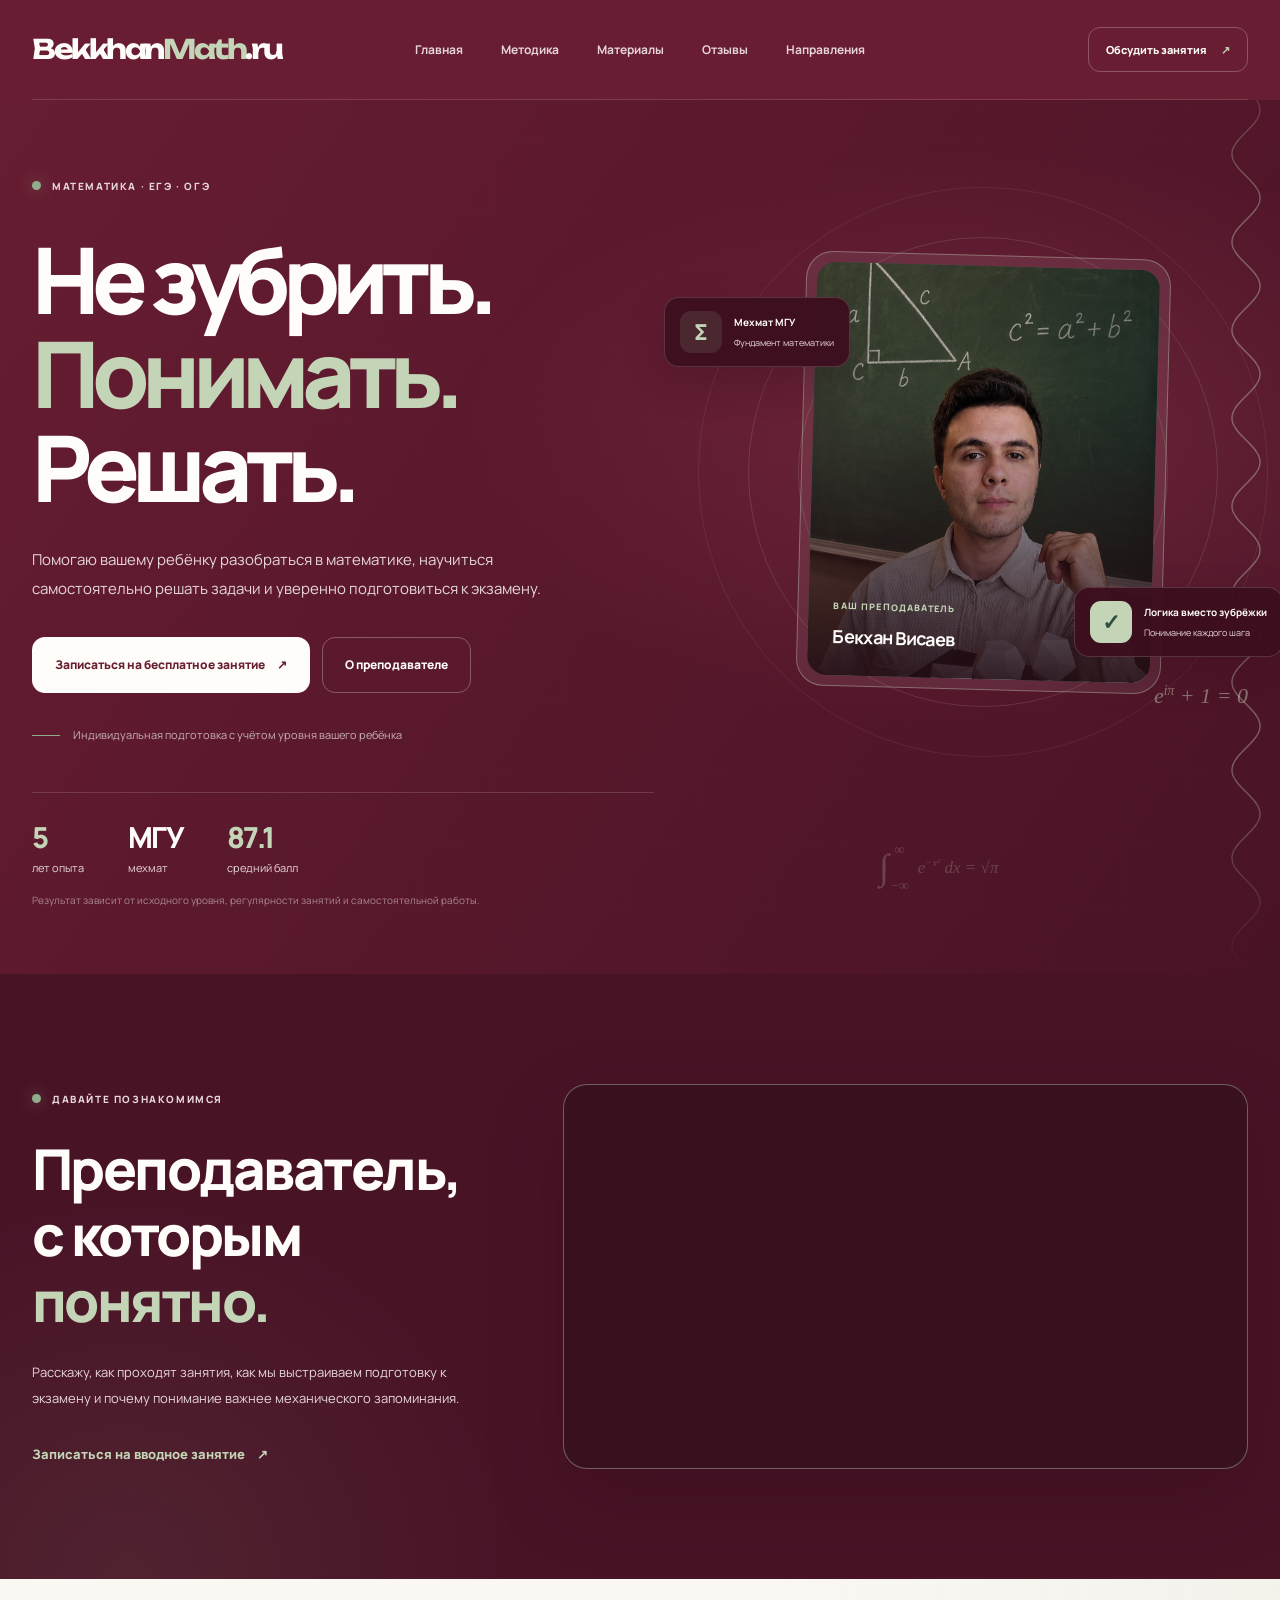
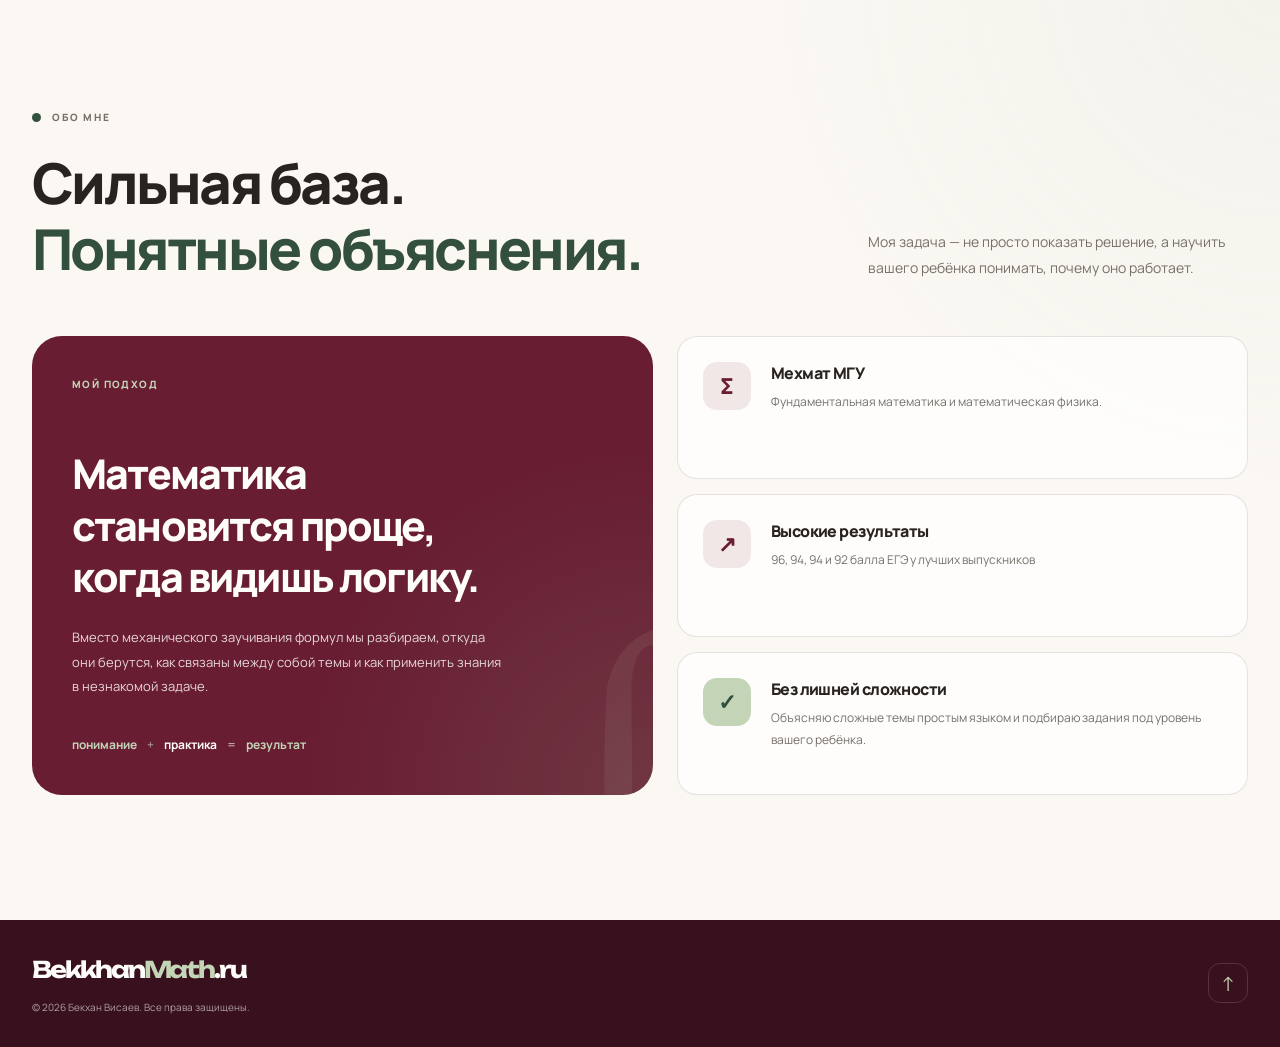
<file: index.html>
<!DOCTYPE html>
<html lang="ru"><head>
<meta charset="UTF-8"><meta name="viewport" content="width=device-width, initial-scale=1.0">
<meta name="description" content="Бекхан Висаев — репетитор по математике. Понятная подготовка к ЕГЭ, ОГЭ и школьной программе."><meta name="theme-color" content="#681d32">
<title>Репетитор по математике — ЕГЭ и ОГЭ | BekkhanMath.ru</title>
<link rel="preconnect" href="https://fonts.googleapis.com"><link rel="preconnect" href="https://fonts.gstatic.com" crossorigin>
<link href="https://fonts.googleapis.com/css2?family=Manrope:wght@400;500;600;700;800&family=Unbounded:wght@400;500;600;700&display=swap" rel="stylesheet">
<script src="js/reveal.js"></script><link rel="stylesheet" href="css/style.css"><link rel="stylesheet" href="css/multipage.css"><link rel="icon" type="image/svg+xml" href="images/icon.svg"></head><body id="top">
<div class="site-background" aria-hidden="true"><div class="background-circle background-circle-1"></div><div class="background-circle background-circle-2"></div></div>
<header class="header"><div class="container header-inner"><a aria-label="BekkhanMath.ru — главная страница" class="logo" href="#home">Bekkhan<span class="logo-green">Math</span><span>.</span>ru</a><nav aria-label="Основная навигация" class="navigation" id="site-navigation"><a href="#home">Главная</a><a href="html/method.html">Методика</a><a href="html/materials.html">Материалы</a><a href="html/reviews.html">Отзывы</a><a href="html/services.html">Направления</a></nav><button class="menu-toggle" type="button" aria-label="Открыть меню" aria-expanded="false" aria-controls="site-navigation"><span></span><span></span><span></span></button><a class="header-button" href="html/contacts.html">Обсудить занятия <span aria-hidden="true">↗</span></a></div></header><main class="page-main home-main"><section class="hero section-dark" id="home">
<div aria-hidden="true" class="hero-grid-pattern"></div>
<div aria-hidden="true" class="math-decoration math-decoration-1"></div>
<div aria-hidden="true" class="math-decoration math-decoration-2">
                <span class="int-sign">∫</span><span class="int-limits"><sup>∞</sup><sub>−∞</sub></span><span>e<sup>−x²</sup> dx = √π</span>
            </div>
<div class="container hero-inner">
<div class="hero-content">
<div class="eyebrow hero-eyebrow" data-reveal>
<span class="status-dot"></span>
                        МАТЕМАТИКА · ЕГЭ · ОГЭ
                    </div>
<h1 class="hero-title" data-reveal>
                        Не зубрить.<br/>
<span>Понимать.</span><br/>
                        Решать.
                    </h1>
<p class="hero-description" data-reveal>
                        Помогаю вашему ребёнку разобраться в математике,
                        научиться самостоятельно решать задачи и уверенно подготовиться к экзамену.
                    </p>
<div class="hero-buttons" data-reveal>
<a class="button button-light" href="html/contacts.html">
                            Записаться на бесплатное занятие
                            <span aria-hidden="true">↗</span>
</a>
<a class="button button-outline" href="#about">
                            О преподавателе
                        </a>
</div>
<div class="hero-bottom-note" data-reveal>
<span class="note-line"></span>Индивидуальная подготовка с учётом уровня вашего ребёнка
                    </div>
<div class="hero-stats" data-reveal>
<div class="hero-stat">
<strong><span>5</span></strong>
<span>лет опыта</span>
</div>
<div class="hero-stat">
<strong>МГУ</strong>
<span>мехмат</span>
</div>
<div class="hero-stat">
<strong><span>87.1</span></strong>
<span>средний балл</span>
</div>
</div>
<p class="stats-note" data-reveal>
                        Результат зависит от исходного уровня, регулярности
                        занятий и самостоятельной работы.
                    </p>
</div>
<div class="hero-visual" data-reveal>
<div class="orbit orbit-1"></div>
<div class="orbit orbit-2"></div>
<div class="orbit orbit-3"></div>
<div class="floating-badge floating-badge-top">
<span class="badge-symbol">Σ</span>
<span>
<strong>Мехмат МГУ</strong>
<small>Фундамент математики</small>
</span>
</div>
<div class="portrait-card">
<div class="portrait-image">
<img alt="Бекхан Висаев, преподаватель математики" fetchpriority="high" src="images/photo1.png"/>
<div class="portrait-image-overlay"></div>
<div class="portrait-caption">
<span>ВАШ ПРЕПОДАВАТЕЛЬ</span>
<strong>Бекхан Висаев</strong>
</div>
</div>
</div>
<div class="floating-badge floating-badge-bottom">
<span class="badge-symbol badge-symbol-green">✓</span>
<span>
<strong>Логика вместо зубрёжки</strong>
<small>Понимание каждого шага</small>
</span>
</div>
<div aria-hidden="true" class="floating-formula">
                        e<sup>iπ</sup> + 1 = 0
                    </div>
</div>
</div>
</section><section class="video-section section-dark">
<div class="container">
<div class="video-grid">
<div class="video-copy" data-reveal>
<div class="eyebrow hero-eyebrow" data-reveal>
<span class="status-dot"></span>
                            ДАВАЙТЕ ПОЗНАКОМИМСЯ
                        </div>
<h2 class="section-title" data-reveal>
                            Преподаватель,<br/>
                            с которым <span>понятно.</span>
</h2>
<p>
                            Расскажу, как проходят занятия, как мы выстраиваем
                            подготовку к экзамену и почему понимание важнее
                            механического запоминания.
                        </p>
<a class="text-link text-link-light" href="html/contacts.html">
                            Записаться на вводное занятие
                            <span aria-hidden="true">↗</span>
</a>
</div>
<div class="video-frame" data-reveal>
<iframe allow="accelerometer; autoplay; clipboard-write; encrypted-media; gyroscope; picture-in-picture; web-share" allowfullscreen="" loading="lazy" referrerpolicy="strict-origin-when-cross-origin" src="https://youtube.com" title="Видео-знакомство с Бекханом Висаевым"></iframe>
</div>
</div>
</div>
</section><section class="section about-section" id="about">
<div class="container">
<div class="section-heading">
<div>
<div class="eyebrow section-eyebrow" data-reveal>
<span class="section-dot"></span>
                            ОБО МНЕ
                        </div>
<h2 class="section-title" data-reveal>
                            Сильная база.<br/>
<span class="text-green">Понятные объяснения.</span>
</h2>
</div>
<p class="section-heading-description" data-reveal>
                        Моя задача — не просто показать решение,
                        а научить вашего ребёнка понимать, почему оно работает.
                    </p>
</div>
<div class="about-grid">
<div class="about-main-card" data-reveal>
<div class="about-card-top">
<span class="mini-label">МОЙ ПОДХОД</span>
</div>
<h3>
                            Математика становится проще,
                            когда видишь логику.
                        </h3>
<p>
                            Вместо механического заучивания формул мы разбираем,
                            откуда они берутся, как связаны между собой темы
                            и как применить знания в незнакомой задаче.
                        </p>
<div class="formula-box">
<span>понимание</span>
<span class="formula-operator">+</span>
<span>практика</span>
<span class="formula-operator">=</span>
<strong>результат</strong>
</div>
</div>
<div class="about-facts">
<article class="fact-card" data-reveal>
<span class="fact-icon">Σ</span>
<div>
<h3>Мехмат МГУ</h3>
<p>
                                    Фундаментальная математика и математическая физика.
                                </p>
</div>
</article>
<article class="fact-card" data-reveal>
<span class="fact-icon">↗</span>
<div>
<h3>Высокие результаты</h3>
<p>
                                    96, 94, 94 и 92 балла ЕГЭ у лучших выпускников
                                </p>
</div>
</article>
<article class="fact-card" data-reveal>
<span class="fact-icon fact-icon-green">✓</span>
<div>
<h3>Без лишней сложности</h3>
<p>
                                    Объясняю сложные темы простым языком
                                    и подбираю задания под уровень вашего ребёнка.
                                </p>
</div>
</article>
</div>
</div>
</div>
</section></main><footer class="footer"><div class="container footer-inner"><a class="logo footer-logo" href="#home">Bekkhan<span class="logo-green">Math</span><span>.</span>ru</a><p class="footer-copyright">© 2026 Бекхан Висаев. Все права защищены.</p><a aria-label="Вернуться наверх" class="back-to-top" href="#top">↑</a></div></footer>
<script>
document.addEventListener("DOMContentLoaded", () => {
    const toggle = document.querySelector(".menu-toggle");
    const nav = document.querySelector(".navigation");
    if (!toggle || !nav) return;
    const closeMenu = () => {
        nav.classList.remove("is-open");
        toggle.classList.remove("is-active");
        toggle.setAttribute("aria-expanded", "false");
        toggle.setAttribute("aria-label", "Открыть меню");
    };
    toggle.addEventListener("click", () => {
        const isOpen = nav.classList.toggle("is-open");
        toggle.classList.toggle("is-active", isOpen);
        toggle.setAttribute("aria-expanded", String(isOpen));
        toggle.setAttribute("aria-label", isOpen ? "Закрыть меню" : "Открыть меню");
    });
    nav.querySelectorAll("a").forEach(link => link.addEventListener("click", closeMenu));
    document.addEventListener("click", event => {
        if (!nav.contains(event.target) && !toggle.contains(event.target)) closeMenu();
    });
    document.addEventListener("keydown", event => {
        if (event.key === "Escape") closeMenu();
    });
});
</script>
</body></html>
</file>
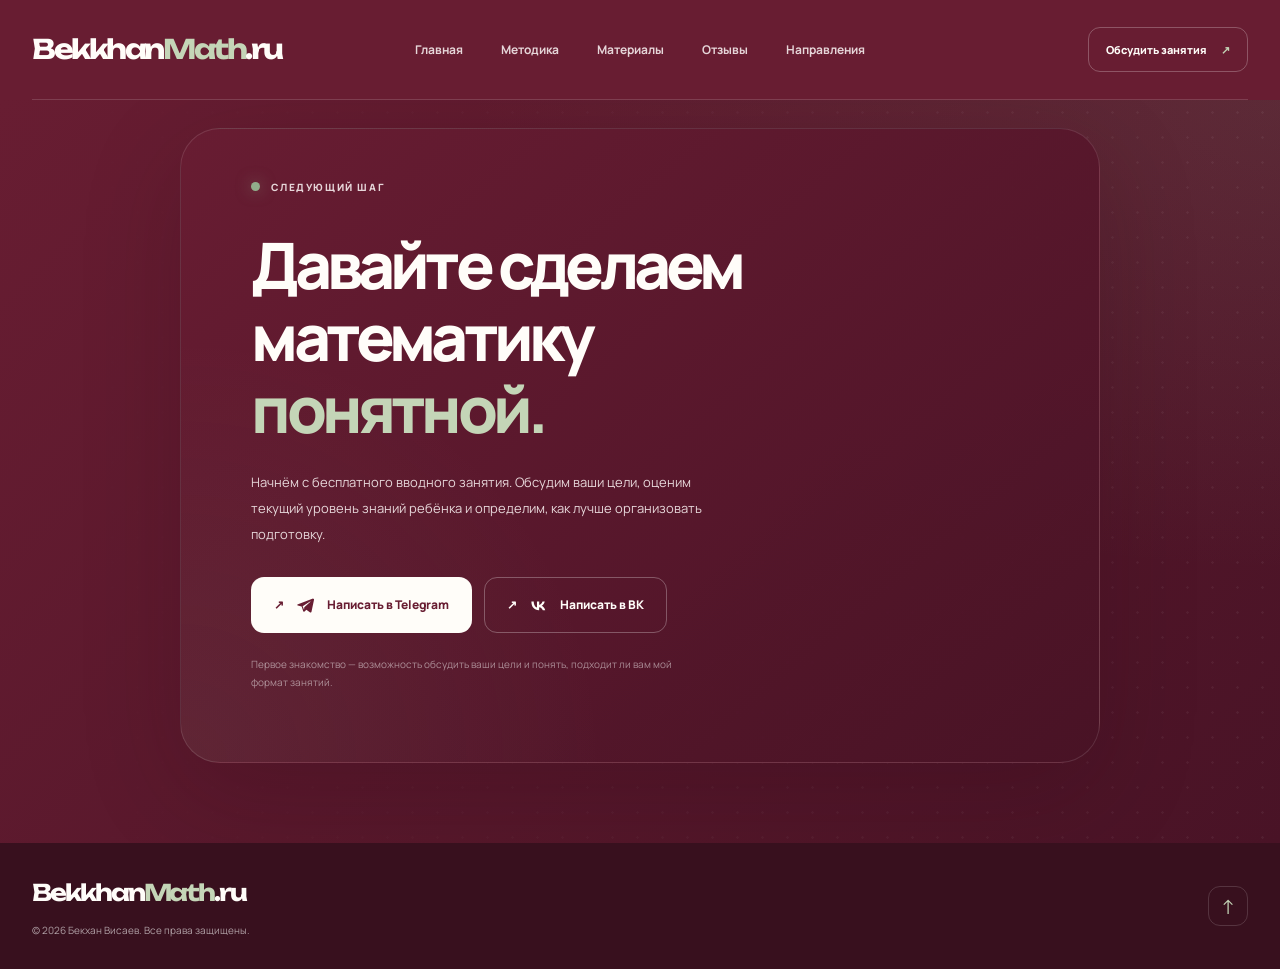
<file: html/contacts.html>
<!DOCTYPE html>
<html lang="ru"><head>
<meta charset="UTF-8"><meta name="viewport" content="width=device-width, initial-scale=1.0">
<meta name="description" content="Свяжитесь с Бекханом Висаевым и запишитесь на бесплатное вводное занятие."><meta name="theme-color" content="#681d32">
<title>Контакты и запись на занятия | BekkhanMath.ru</title>
<link rel="preconnect" href="https://fonts.googleapis.com"><link rel="preconnect" href="https://fonts.gstatic.com" crossorigin>
<link href="https://fonts.googleapis.com/css2?family=Manrope:wght@400;500;600;700;800&family=Unbounded:wght@400;500;600;700&display=swap" rel="stylesheet">
<script src="../js/reveal.js"></script><link rel="stylesheet" href="../css/style.css"><link rel="stylesheet" href="../css/multipage.css"><link rel="icon" type="image/svg+xml" href="../images/icon.svg"></head><body id="top" class="subpage">
<div class="site-background" aria-hidden="true"><div class="background-circle background-circle-1"></div><div class="background-circle background-circle-2"></div></div>
<header class="header header-static"><div class="container header-inner">
<a aria-label="BekkhanMath.ru — главная страница" class="logo" href="../index.html#home">Bekkhan<span class="logo-green">Math</span><span>.</span>ru</a>
<nav aria-label="Основная навигация" class="navigation" id="site-navigation"><a href="../index.html#home">Главная</a><a href="method.html">Методика</a><a href="materials.html">Материалы</a><a href="reviews.html">Отзывы</a><a href="services.html">Направления</a></nav><button class="menu-toggle" type="button" aria-label="Открыть меню" aria-expanded="false" aria-controls="site-navigation"><span></span><span></span><span></span></button>
<a class="header-button" href="contacts.html">Обсудить занятия <span aria-hidden="true">↗</span></a>
</div></header><main class="page-main"><section class="contacts-section section-dark" id="contacts">
<div aria-hidden="true" class="contacts-pattern"></div>
<div class="container">
<div class="contacts-card">
<div class="contacts-main">
<div class="eyebrow hero-eyebrow" data-reveal>
<span class="status-dot"></span>
                            СЛЕДУЮЩИЙ ШАГ
                        </div>
<h2 class="contacts-title" data-reveal>
                            Давайте сделаем<br/>
                            математику<br/>
<span>понятной.</span>
</h2>
<p class="contacts-description" data-reveal>
                            Начнём с бесплатного вводного занятия.
                            Обсудим ваши цели, оценим текущий уровень знаний ребёнка
                            и определим, как лучше организовать подготовку.
                        </p>
<div class="contacts-buttons" data-reveal>
<a class="button button-light" href="https://t.me/m/Rl15sw8SMDNi" rel="noopener noreferrer" target="_blank">
<span aria-hidden="true">↗</span>
<svg class="button-icon" viewBox="0 0 24 24" aria-hidden="true" focusable="false"><path d="M21.9 3.2 2.6 10.6c-1.3.5-1.3 1.3-.2 1.6l4.9 1.5 1.9 5.8c.2.6.4.8.9.8.4 0 .6-.2.9-.4l2.4-2.3 4.9 3.6c.9.5 1.5.2 1.7-.8l3.2-15.2c.3-1.2-.5-1.8-1.3-1.4zM8.6 13.2l9.5-6c.5-.3.9-.1.5.2l-7.9 7.1-.3 3.3z"/></svg> Написать в Telegram
                            </a>
<a class="button button-outline" href="https://vk.ru/bkkhn" rel="noopener noreferrer" target="_blank">
<span aria-hidden="true">↗</span>
<svg class="button-icon" viewBox="0 0 24 24" aria-hidden="true" focusable="false"><path d="M12.8 18.4C6.7 18.4 3.2 14.2 3.1 7.2h3c.1 5.1 2.4 7.3 4.2 7.7V7.2h2.9v4.4c1.8-.2 3.6-2.2 4.2-4.4h2.9c-.5 2.7-2.5 4.7-3.9 5.5 1.4.7 3.7 2.4 4.6 5.7h-3.2c-.7-2.1-2.4-3.8-4.7-4v4z"/></svg> Написать в ВК
                            </a>
</div>
<p class="contacts-footnote" data-reveal>
                            Первое знакомство — возможность обсудить ваши цели
                            и понять, подходит ли вам мой формат занятий.
                        </p>
</div>

</div>
</div>
</section></main><footer class="footer"><div class="container footer-inner"><a class="logo footer-logo" href="../index.html#home">Bekkhan<span class="logo-green">Math</span><span>.</span>ru</a><p class="footer-copyright">© 2026 Бекхан Висаев. Все права защищены.</p><a aria-label="Вернуться наверх" class="back-to-top" href="#top">↑</a></div></footer>
<script>
document.addEventListener("DOMContentLoaded", () => {
    const toggle = document.querySelector(".menu-toggle");
    const nav = document.querySelector(".navigation");
    if (!toggle || !nav) return;
    const closeMenu = () => {
        nav.classList.remove("is-open");
        toggle.classList.remove("is-active");
        toggle.setAttribute("aria-expanded", "false");
        toggle.setAttribute("aria-label", "Открыть меню");
    };
    toggle.addEventListener("click", () => {
        const isOpen = nav.classList.toggle("is-open");
        toggle.classList.toggle("is-active", isOpen);
        toggle.setAttribute("aria-expanded", String(isOpen));
        toggle.setAttribute("aria-label", isOpen ? "Закрыть меню" : "Открыть меню");
    });
    nav.querySelectorAll("a").forEach(link => link.addEventListener("click", closeMenu));
    document.addEventListener("click", event => {
        if (!nav.contains(event.target) && !toggle.contains(event.target)) closeMenu();
    });
    document.addEventListener("keydown", event => {
        if (event.key === "Escape") closeMenu();
    });
});
</script>
</body></html>
</file>
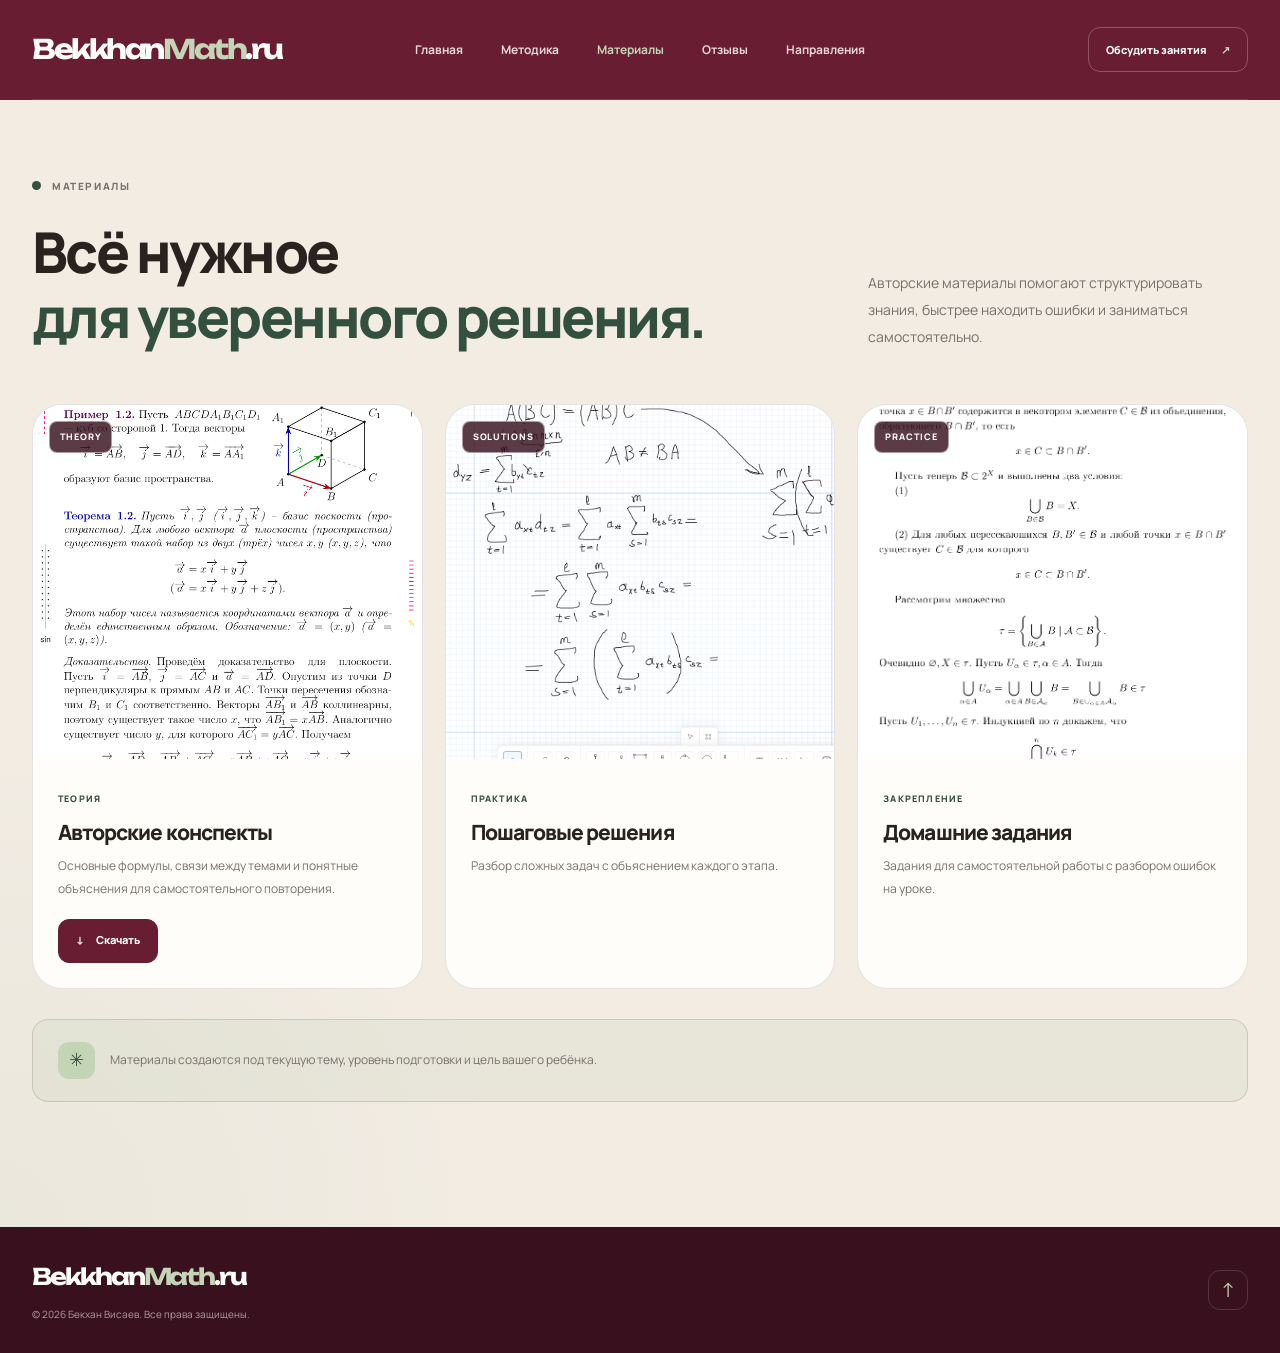
<file: html/materials.html>
<!DOCTYPE html>
<html lang="ru"><head>
<meta charset="UTF-8"><meta name="viewport" content="width=device-width, initial-scale=1.0">
<meta name="description" content="Авторские конспекты, пошаговые решения и материалы для самостоятельной подготовки."><meta name="theme-color" content="#681d32">
<title>Материалы по математике | BekkhanMath.ru</title>
<link rel="preconnect" href="https://fonts.googleapis.com"><link rel="preconnect" href="https://fonts.gstatic.com" crossorigin>
<link href="https://fonts.googleapis.com/css2?family=Manrope:wght@400;500;600;700;800&family=Unbounded:wght@400;500;600;700&display=swap" rel="stylesheet">
<script src="../js/reveal.js"></script><link rel="stylesheet" href="../css/style.css"><link rel="stylesheet" href="../css/multipage.css"><link rel="icon" type="image/svg+xml" href="../images/icon.svg"></head><body id="top" class="subpage">
<div class="site-background" aria-hidden="true"><div class="background-circle background-circle-1"></div><div class="background-circle background-circle-2"></div></div>
<header class="header header-static"><div class="container header-inner">
<a aria-label="BekkhanMath.ru — главная страница" class="logo" href="../index.html#home">Bekkhan<span class="logo-green">Math</span><span>.</span>ru</a>
<nav aria-label="Основная навигация" class="navigation" id="site-navigation"><a href="../index.html#home">Главная</a><a href="method.html">Методика</a><a href="materials.html" aria-current="page">Материалы</a><a href="reviews.html">Отзывы</a><a href="services.html">Направления</a></nav><button class="menu-toggle" type="button" aria-label="Открыть меню" aria-expanded="false" aria-controls="site-navigation"><span></span><span></span><span></span></button>
<a class="header-button" href="contacts.html">Обсудить занятия <span aria-hidden="true">↗</span></a>
</div></header><main class="page-main"><section class="section materials-section" id="materials">
<div class="container">
<div class="section-heading">
<div>
<div class="eyebrow section-eyebrow" data-reveal>
<span class="section-dot"></span>
                            МАТЕРИАЛЫ
                        </div>
<h2 class="section-title" data-reveal>
                            Всё нужное<br/>
<span class="text-green">для уверенного решения.</span>
</h2>
</div>
<p class="section-heading-description" data-reveal>
                        Авторские материалы помогают структурировать знания,
                        быстрее находить ошибки и заниматься самостоятельно.
                    </p>
</div>
<div class="materials-grid">
<article class="material-card" data-reveal>
<div class="material-image material-image-1">
<img alt="Пример авторского конспекта по математике" loading="lazy" src="../images/photo2.png"/>
<span class="material-image-label">THEORY</span>
</div>
<div class="material-info">
<span class="material-category">ТЕОРИЯ</span>
<h3>Авторские конспекты</h3>
<p>
                                Основные формулы, связи между темами
                                и понятные объяснения для самостоятельного повторения.
                            </p>
<a class="button materials-download-button" href="https://t.me/+UmR7ZJi1wTlmYjQy" target="_blank" rel="noopener noreferrer"><span aria-hidden="true">↓</span> Скачать</a>
</div>
</article>
<article class="material-card" data-reveal>
<div class="material-image material-image-2">
<img alt="Примеры пошаговых решений задач ЕГЭ" loading="lazy" src="../images/photo3.png"/>
<span class="material-image-label">SOLUTIONS</span>
</div>
<div class="material-info">
<span class="material-category">ПРАКТИКА</span>
<h3>Пошаговые решения</h3>
<p>
                                Разбор сложных задач с объяснением
                                каждого этапа.
                            </p>
</div>
</article>
<article class="material-card" data-reveal>
<div class="material-image material-image-3">
<img alt="Учебные материалы и задания для самостоятельной работы" loading="lazy" src="../images/photo4.png"/>
<span class="material-image-label">PRACTICE</span>
</div>
<div class="material-info">
<span class="material-category">ЗАКРЕПЛЕНИЕ</span>
<h3>Домашние задания</h3>
<p>
                                Задания для самостоятельной работы
                                с разбором ошибок на уроке.
                            </p>
</div>
</article>
</div>
<div class="materials-bottom-note">
<span class="materials-note-icon">✳</span>
<p>
                        Материалы создаются под текущую тему,
                        уровень подготовки и цель вашего ребёнка.
                    </p>
</div>
</div>
</section></main><footer class="footer"><div class="container footer-inner"><a class="logo footer-logo" href="../index.html#home">Bekkhan<span class="logo-green">Math</span><span>.</span>ru</a><p class="footer-copyright">© 2026 Бекхан Висаев. Все права защищены.</p><a aria-label="Вернуться наверх" class="back-to-top" href="#top">↑</a></div></footer>
<script>
document.addEventListener("DOMContentLoaded", () => {
    const toggle = document.querySelector(".menu-toggle");
    const nav = document.querySelector(".navigation");
    if (!toggle || !nav) return;
    const closeMenu = () => {
        nav.classList.remove("is-open");
        toggle.classList.remove("is-active");
        toggle.setAttribute("aria-expanded", "false");
        toggle.setAttribute("aria-label", "Открыть меню");
    };
    toggle.addEventListener("click", () => {
        const isOpen = nav.classList.toggle("is-open");
        toggle.classList.toggle("is-active", isOpen);
        toggle.setAttribute("aria-expanded", String(isOpen));
        toggle.setAttribute("aria-label", isOpen ? "Закрыть меню" : "Открыть меню");
    });
    nav.querySelectorAll("a").forEach(link => link.addEventListener("click", closeMenu));
    document.addEventListener("click", event => {
        if (!nav.contains(event.target) && !toggle.contains(event.target)) closeMenu();
    });
    document.addEventListener("keydown", event => {
        if (event.key === "Escape") closeMenu();
    });
});
</script>
</body></html>
</file>
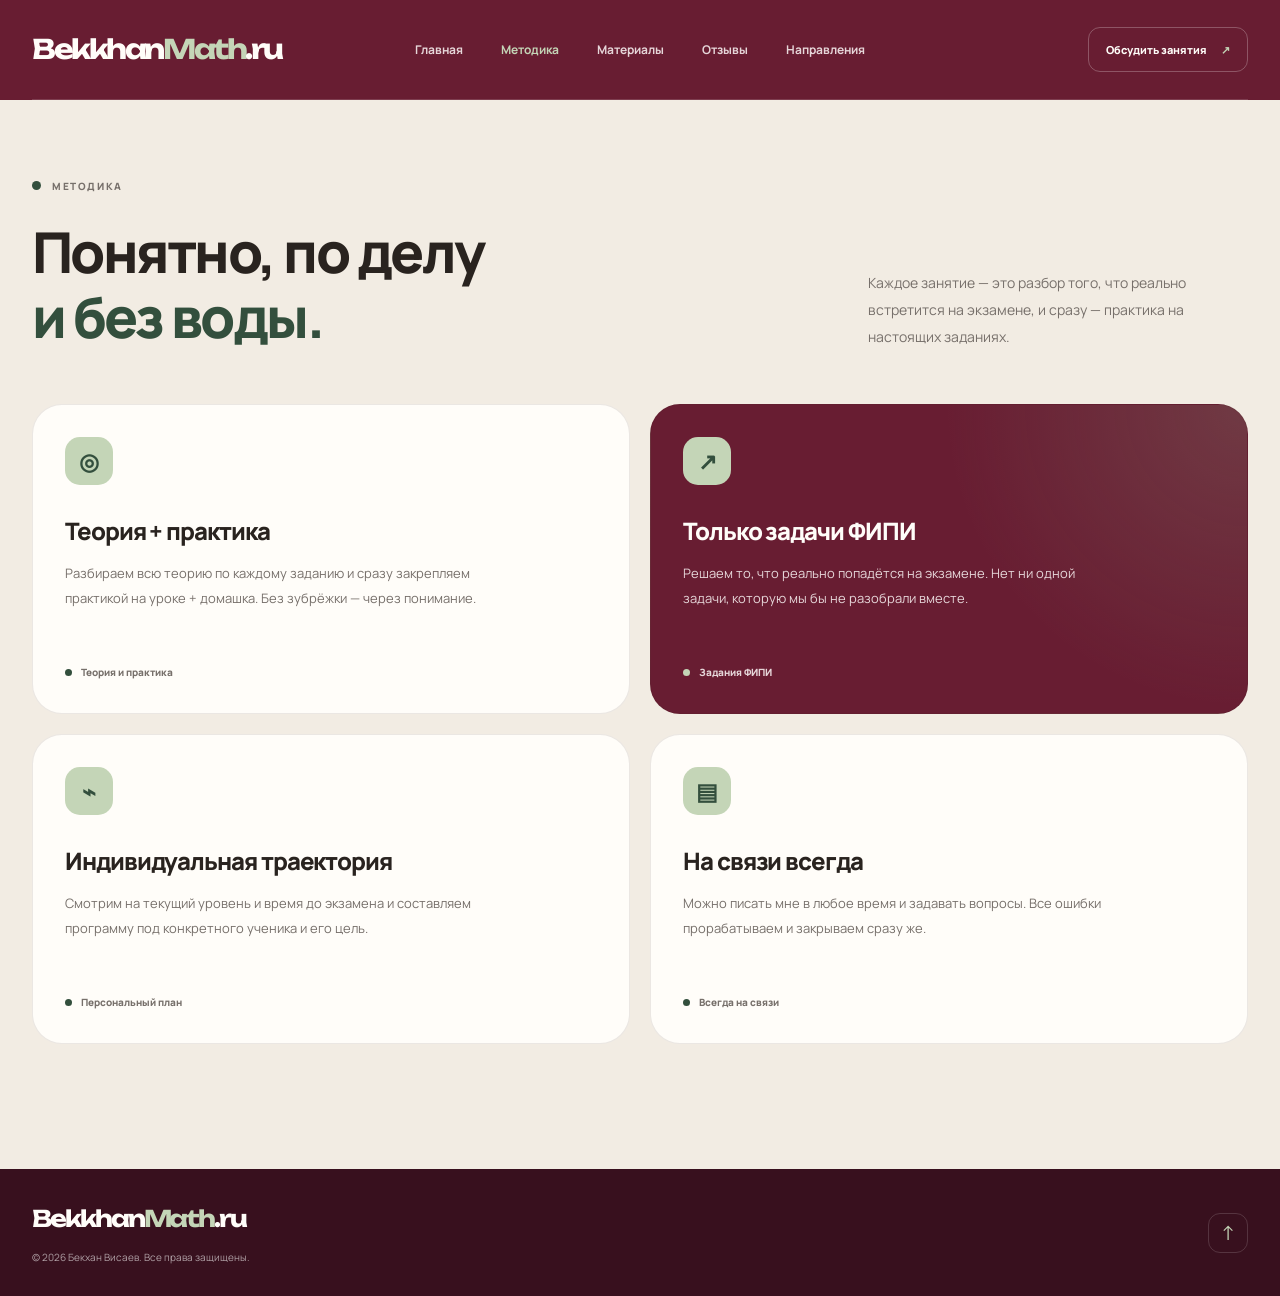
<file: html/method.html>
<!DOCTYPE html>
<html lang="ru"><head>
<meta charset="UTF-8"><meta name="viewport" content="width=device-width, initial-scale=1.0">
<meta name="description" content="Как проходят занятия по математике: теория и практика, задачи ФИПИ, индивидуальная траектория и связь с репетитором в любое время."><meta name="theme-color" content="#681d32">
<title>Методика преподавания | BekkhanMath.ru</title>
<link rel="preconnect" href="https://fonts.googleapis.com"><link rel="preconnect" href="https://fonts.gstatic.com" crossorigin>
<link href="https://fonts.googleapis.com/css2?family=Manrope:wght@400;500;600;700;800&family=Unbounded:wght@400;500;600;700&display=swap" rel="stylesheet">
<script src="../js/reveal.js"></script><link rel="stylesheet" href="../css/style.css"><link rel="stylesheet" href="../css/multipage.css"><link rel="icon" type="image/svg+xml" href="../images/icon.svg"></head><body id="top" class="subpage">
<div class="site-background" aria-hidden="true"><div class="background-circle background-circle-1"></div><div class="background-circle background-circle-2"></div></div>
<header class="header header-static"><div class="container header-inner">
<a aria-label="BekkhanMath.ru — главная страница" class="logo" href="../index.html#home">Bekkhan<span class="logo-green">Math</span><span>.</span>ru</a>
<nav aria-label="Основная навигация" class="navigation" id="site-navigation"><a href="../index.html#home">Главная</a><a href="method.html" aria-current="page">Методика</a><a href="materials.html">Материалы</a><a href="reviews.html">Отзывы</a><a href="services.html">Направления</a></nav><button class="menu-toggle" type="button" aria-label="Открыть меню" aria-expanded="false" aria-controls="site-navigation"><span></span><span></span><span></span></button>
<a class="header-button" href="contacts.html">Обсудить занятия <span aria-hidden="true">↗</span></a>
</div></header><main class="page-main"><section class="section method-section" id="method">
<div class="container">
<div class="section-heading">
<div>
<div class="eyebrow section-eyebrow" data-reveal>
<span class="section-dot"></span>
                            МЕТОДИКА
                        </div>
<h2 class="section-title" data-reveal>
                            Понятно, по делу<br/>
<span class="text-green">и без воды.</span>
</h2>
</div>
<p class="section-heading-description" data-reveal>
                        Каждое занятие — это разбор того, что реально встретится
                        на экзамене, и сразу — практика на настоящих заданиях.
                    </p>
</div>
<div class="method-grid">
<article class="method-card" data-reveal>
<div class="method-card-top">
<span class="method-icon">◎</span>
</div>
<h3>Теория + практика</h3>
<p>
                            Разбираем всю теорию по каждому заданию и сразу закрепляем практикой на уроке + домашка. Без зубрёжки — через понимание.
                        </p>
<div class="method-tag">
<span></span>
                            Теория и практика
                        </div>
</article>
<article class="method-card method-card-highlight" data-reveal>
<div class="method-card-top">
<span class="method-icon">↗</span>
</div>
<h3>Только задачи ФИПИ</h3>
<p>
                            Решаем то, что реально попадётся на экзамене. Нет ни одной задачи, которую мы бы не разобрали вместе.
                        </p>
<div class="method-tag">
<span></span>
                            Задания ФИПИ
                        </div>
</article>
<article class="method-card" data-reveal>
<div class="method-card-top">
<span class="method-icon">⌁</span>
</div>
<h3>Индивидуальная траектория</h3>
<p>
                            Смотрим на текущий уровень и время до экзамена и составляем программу под конкретного ученика и его цель.
                        </p>
<div class="method-tag">
<span></span>
                            Персональный план
                        </div>
</article>
<article class="method-card" data-reveal>
<div class="method-card-top">
<span class="method-icon">▤</span>
</div>
<h3>На связи всегда</h3>
<p>
                            Можно писать мне в любое время и задавать вопросы. Все ошибки прорабатываем и закрываем сразу же.
                        </p>
<div class="method-tag">
<span></span>
                            Всегда на связи
                        </div>
</article>
</div>
</div>
</section></main><footer class="footer"><div class="container footer-inner"><a class="logo footer-logo" href="../index.html#home">Bekkhan<span class="logo-green">Math</span><span>.</span>ru</a><p class="footer-copyright">© 2026 Бекхан Висаев. Все права защищены.</p><a aria-label="Вернуться наверх" class="back-to-top" href="#top">↑</a></div></footer>
<script>
document.addEventListener("DOMContentLoaded", () => {
    const toggle = document.querySelector(".menu-toggle");
    const nav = document.querySelector(".navigation");
    if (!toggle || !nav) return;
    const closeMenu = () => {
        nav.classList.remove("is-open");
        toggle.classList.remove("is-active");
        toggle.setAttribute("aria-expanded", "false");
        toggle.setAttribute("aria-label", "Открыть меню");
    };
    toggle.addEventListener("click", () => {
        const isOpen = nav.classList.toggle("is-open");
        toggle.classList.toggle("is-active", isOpen);
        toggle.setAttribute("aria-expanded", String(isOpen));
        toggle.setAttribute("aria-label", isOpen ? "Закрыть меню" : "Открыть меню");
    });
    nav.querySelectorAll("a").forEach(link => link.addEventListener("click", closeMenu));
    document.addEventListener("click", event => {
        if (!nav.contains(event.target) && !toggle.contains(event.target)) closeMenu();
    });
    document.addEventListener("keydown", event => {
        if (event.key === "Escape") closeMenu();
    });
});
</script>
</body></html>
</file>
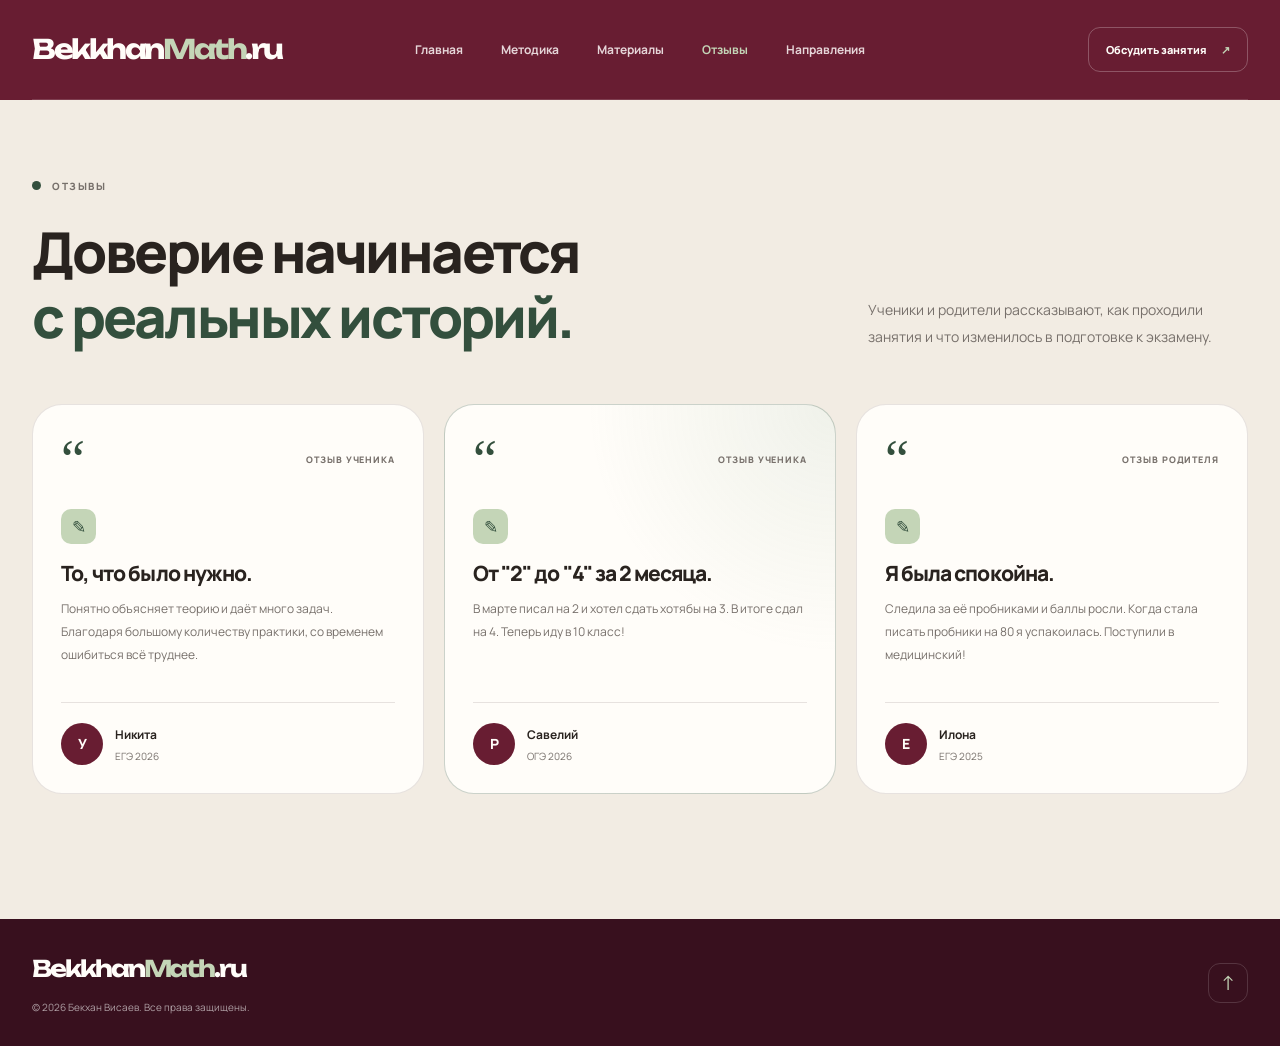
<file: html/reviews.html>
<!DOCTYPE html>
<html lang="ru"><head>
<meta charset="UTF-8"><meta name="viewport" content="width=device-width, initial-scale=1.0">
<meta name="description" content="Отзывы и результаты учеников Бекхана Висаева."><meta name="theme-color" content="#681d32">
<title>Отзывы учеников | BekkhanMath.ru</title>
<link rel="preconnect" href="https://fonts.googleapis.com"><link rel="preconnect" href="https://fonts.gstatic.com" crossorigin>
<link href="https://fonts.googleapis.com/css2?family=Manrope:wght@400;500;600;700;800&family=Unbounded:wght@400;500;600;700&display=swap" rel="stylesheet">
<script src="../js/reveal.js"></script><link rel="stylesheet" href="../css/style.css"><link rel="stylesheet" href="../css/multipage.css"><link rel="icon" type="image/svg+xml" href="../images/icon.svg"></head><body id="top" class="subpage">
<div class="site-background" aria-hidden="true"><div class="background-circle background-circle-1"></div><div class="background-circle background-circle-2"></div></div>
<header class="header header-static"><div class="container header-inner">
<a aria-label="BekkhanMath.ru — главная страница" class="logo" href="../index.html#home">Bekkhan<span class="logo-green">Math</span><span>.</span>ru</a>
<nav aria-label="Основная навигация" class="navigation" id="site-navigation"><a href="../index.html#home">Главная</a><a href="method.html">Методика</a><a href="materials.html">Материалы</a><a href="reviews.html" aria-current="page">Отзывы</a><a href="services.html">Направления</a></nav><button class="menu-toggle" type="button" aria-label="Открыть меню" aria-expanded="false" aria-controls="site-navigation"><span></span><span></span><span></span></button>
<a class="header-button" href="contacts.html">Обсудить занятия <span aria-hidden="true">↗</span></a>
</div></header><main class="page-main"><section class="section reviews-section" id="reviews">
<div class="container">
<div class="section-heading">
<div>
<div class="eyebrow section-eyebrow" data-reveal>
<span class="section-dot"></span>
                            ОТЗЫВЫ
                        </div>
<h2 class="section-title" data-reveal>
                            Доверие начинается<br/>
<span class="text-green">с реальных историй.</span>
</h2>
</div>
<p class="section-heading-description" data-reveal>
                        Ученики и родители рассказывают, как проходили занятия
                        и что изменилось в подготовке к экзамену.
                    </p>
</div>
<div class="reviews-grid">
<article class="review-card" data-reveal>
<div class="review-card-top">
<span class="review-mark">“</span>
<span class="review-type">ОТЗЫВ УЧЕНИКА</span>
</div>
<div class="review-placeholder">
<span class="review-placeholder-icon">✎</span>
<h3>То, что было нужно.</h3>
<p>
                                Понятно объясняет теорию и даёт много задач.
                                Благодаря большому количеству практики, со временем ошибиться всё труднее.
                            </p>
</div>
<div class="review-author">
<div class="review-avatar">У</div>
<div>
<strong>Никита</strong>
<span>ЕГЭ 2026</span>
</div>
</div>
</article>
<article class="review-card review-card-featured" data-reveal>
<div class="review-card-top">
<span class="review-mark">“</span>
<span class="review-type">ОТЗЫВ УЧЕНИКА</span>
</div>
<div class="review-placeholder">
<span class="review-placeholder-icon">✎</span>
<h3>От "2" до "4" за 2 месяца.</h3>
<p>
                                В марте писал на 2 и хотел сдать хотябы на 3.
                                В итоге сдал на 4. Теперь иду в 10 класс!
                            </p>
</div>
<div class="review-author">
<div class="review-avatar">Р</div>
<div>
<strong>Савелий</strong>
<span>ОГЭ 2026</span>
</div>
</div>
</article>
<article class="review-card" data-reveal>
<div class="review-card-top">
<span class="review-mark">“</span>
<span class="review-type">ОТЗЫВ РОДИТЕЛЯ</span>
</div>
<div class="review-placeholder">
<span class="review-placeholder-icon">✎</span>
<h3>Я была спокойна.</h3>
<p>
                                Следила за её пробниками и баллы росли.
                                Когда стала писать пробники на 80 я успакоилась. Поступили в медицинский!
                            </p>
</div>
<div class="review-author">
<div class="review-avatar">Е</div>
<div>
<strong>Илона</strong>
<span>ЕГЭ 2025</span>
</div>
</div>
</article>
</div>
</div>
</section></main><footer class="footer"><div class="container footer-inner"><a class="logo footer-logo" href="../index.html#home">Bekkhan<span class="logo-green">Math</span><span>.</span>ru</a><p class="footer-copyright">© 2026 Бекхан Висаев. Все права защищены.</p><a aria-label="Вернуться наверх" class="back-to-top" href="#top">↑</a></div></footer>
<script>
document.addEventListener("DOMContentLoaded", () => {
    const toggle = document.querySelector(".menu-toggle");
    const nav = document.querySelector(".navigation");
    if (!toggle || !nav) return;
    const closeMenu = () => {
        nav.classList.remove("is-open");
        toggle.classList.remove("is-active");
        toggle.setAttribute("aria-expanded", "false");
        toggle.setAttribute("aria-label", "Открыть меню");
    };
    toggle.addEventListener("click", () => {
        const isOpen = nav.classList.toggle("is-open");
        toggle.classList.toggle("is-active", isOpen);
        toggle.setAttribute("aria-expanded", String(isOpen));
        toggle.setAttribute("aria-label", isOpen ? "Закрыть меню" : "Открыть меню");
    });
    nav.querySelectorAll("a").forEach(link => link.addEventListener("click", closeMenu));
    document.addEventListener("click", event => {
        if (!nav.contains(event.target) && !toggle.contains(event.target)) closeMenu();
    });
    document.addEventListener("keydown", event => {
        if (event.key === "Escape") closeMenu();
    });
});
</script>
</body></html>
</file>
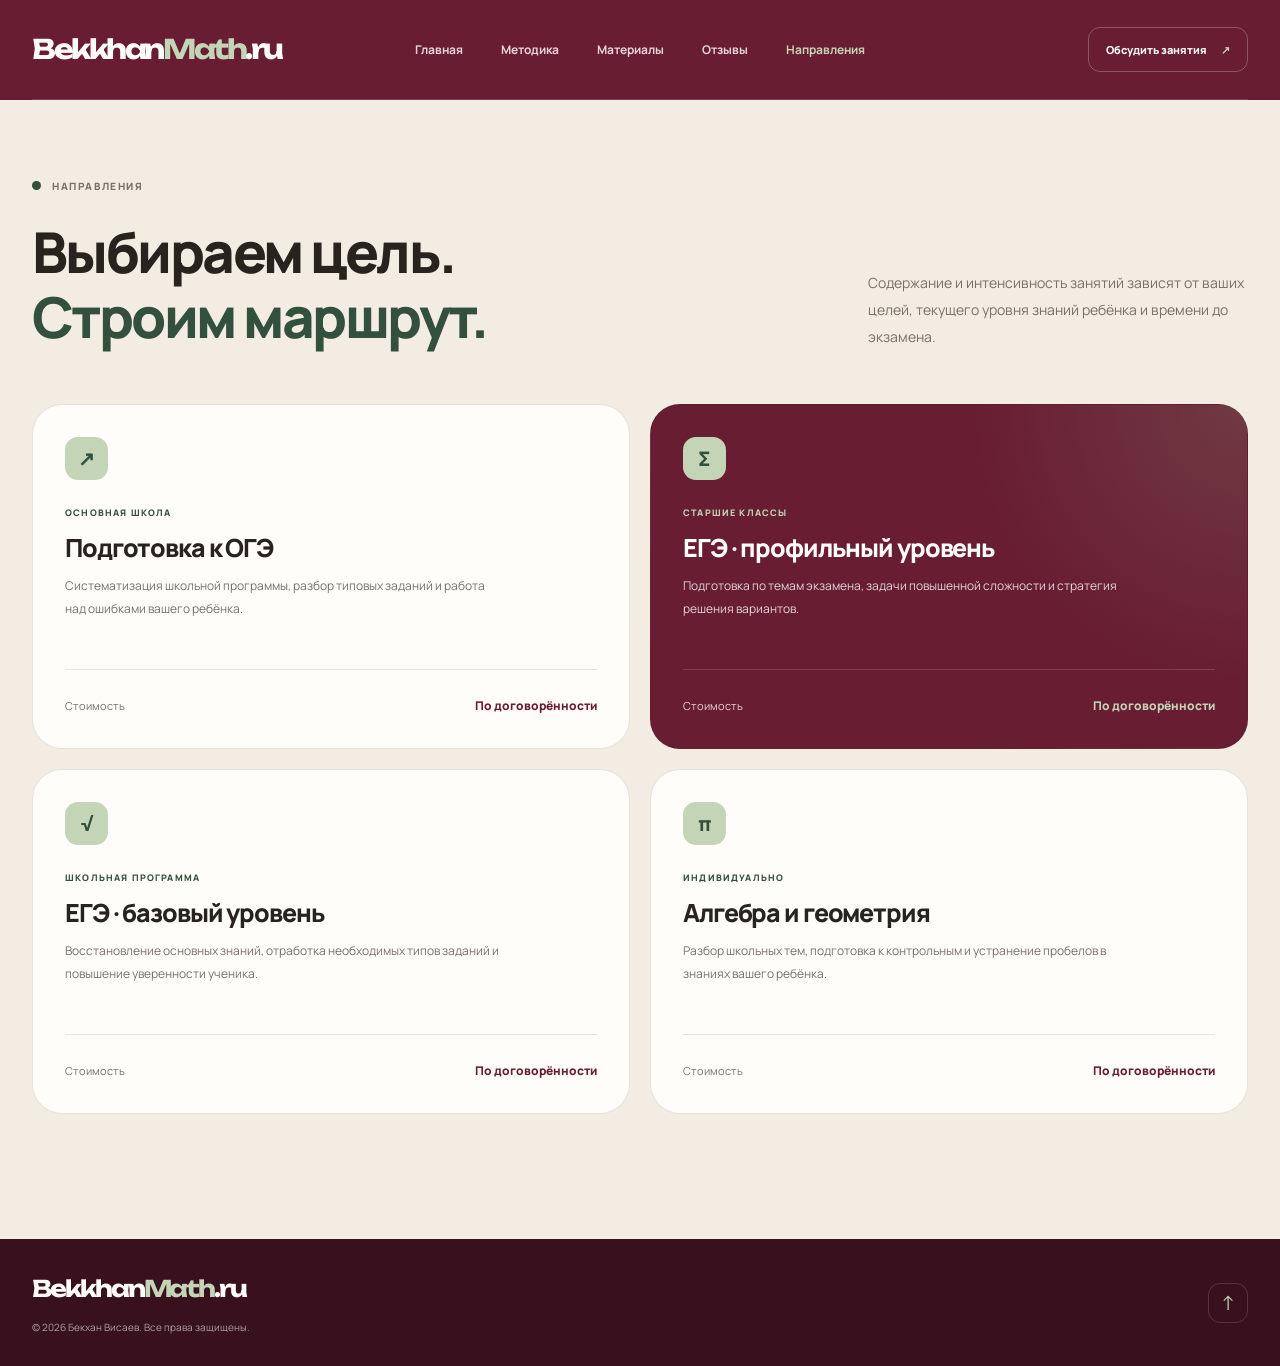
<file: html/services.html>
<!DOCTYPE html>
<html lang="ru"><head>
<meta charset="UTF-8"><meta name="viewport" content="width=device-width, initial-scale=1.0">
<meta name="description" content="Подготовка к ОГЭ, профильному и базовому ЕГЭ, алгебре и геометрии."><meta name="theme-color" content="#681d32">
<title>Направления подготовки | BekkhanMath.ru</title>
<link rel="preconnect" href="https://fonts.googleapis.com"><link rel="preconnect" href="https://fonts.gstatic.com" crossorigin>
<link href="https://fonts.googleapis.com/css2?family=Manrope:wght@400;500;600;700;800&family=Unbounded:wght@400;500;600;700&display=swap" rel="stylesheet">
<script src="../js/reveal.js"></script><link rel="stylesheet" href="../css/style.css"><link rel="stylesheet" href="../css/multipage.css"><link rel="icon" type="image/svg+xml" href="../images/icon.svg"></head><body id="top" class="subpage">
<div class="site-background" aria-hidden="true"><div class="background-circle background-circle-1"></div><div class="background-circle background-circle-2"></div></div>
<header class="header header-static"><div class="container header-inner">
<a aria-label="BekkhanMath.ru — главная страница" class="logo" href="../index.html#home">Bekkhan<span class="logo-green">Math</span><span>.</span>ru</a>
<nav aria-label="Основная навигация" class="navigation" id="site-navigation"><a href="../index.html#home">Главная</a><a href="method.html">Методика</a><a href="materials.html">Материалы</a><a href="reviews.html">Отзывы</a><a href="services.html" aria-current="page">Направления</a></nav><button class="menu-toggle" type="button" aria-label="Открыть меню" aria-expanded="false" aria-controls="site-navigation"><span></span><span></span><span></span></button>
<a class="header-button" href="contacts.html">Обсудить занятия <span aria-hidden="true">↗</span></a>
</div></header><main class="page-main"><section class="section services-section" id="services">
<div class="container">
<div class="section-heading">
<div>
<div class="eyebrow section-eyebrow" data-reveal>
<span class="section-dot"></span>
                            НАПРАВЛЕНИЯ
                        </div>
<h2 class="section-title" data-reveal>
                            Выбираем цель.<br/>
<span class="text-green">Строим маршрут.</span>
</h2>
</div>
<p class="section-heading-description" data-reveal>
                        Содержание и интенсивность занятий зависят
                        от ваших целей, текущего уровня знаний ребёнка и времени до экзамена.
                    </p>
</div>
<div class="services-grid">
<article class="service-card" data-reveal>
<div class="service-top">
<span class="service-symbol">↗</span>
</div>
<span class="service-category">ОСНОВНАЯ ШКОЛА</span>
<h3>Подготовка к ОГЭ</h3>
<p>
                            Систематизация школьной программы,
                            разбор типовых заданий и работа над ошибками вашего ребёнка.
                        </p>
<div class="service-bottom">
<span>Стоимость</span>
<strong>По договорённости</strong>
</div>
</article>
<article class="service-card service-card-featured" data-reveal>
<div class="service-top">
<span class="service-symbol">Σ</span>
</div>
<span class="service-category">СТАРШИЕ КЛАССЫ</span>
<h3>ЕГЭ · профильный уровень</h3>
<p>
                            Подготовка по темам экзамена, задачи повышенной
                            сложности и стратегия решения вариантов.
                        </p>
<div class="service-bottom">
<span>Стоимость</span>
<strong>По договорённости</strong>
</div>
</article>
<article class="service-card" data-reveal>
<div class="service-top">
<span class="service-symbol">√</span>
</div>
<span class="service-category">ШКОЛЬНАЯ ПРОГРАММА</span>
<h3>ЕГЭ · базовый уровень</h3>
<p>
                            Восстановление основных знаний, отработка
                            необходимых типов заданий и повышение уверенности ученика.
                        </p>
<div class="service-bottom">
<span>Стоимость</span>
<strong>По договорённости</strong>
</div>
</article>
<article class="service-card" data-reveal>
<div class="service-top">
<span class="service-symbol">π</span>
</div>
<span class="service-category">ИНДИВИДУАЛЬНО</span>
<h3>Алгебра и геометрия</h3>
<p>
                            Разбор школьных тем, подготовка к контрольным
                            и устранение пробелов в знаниях вашего ребёнка.
                        </p>
<div class="service-bottom">
<span>Стоимость</span>
<strong>По договорённости</strong>
</div>
</article>
</div>
</div>
</section></main><footer class="footer"><div class="container footer-inner"><a class="logo footer-logo" href="../index.html#home">Bekkhan<span class="logo-green">Math</span><span>.</span>ru</a><p class="footer-copyright">© 2026 Бекхан Висаев. Все права защищены.</p><a aria-label="Вернуться наверх" class="back-to-top" href="#top">↑</a></div></footer>
<script>
document.addEventListener("DOMContentLoaded", () => {
    const toggle = document.querySelector(".menu-toggle");
    const nav = document.querySelector(".navigation");
    if (!toggle || !nav) return;
    const closeMenu = () => {
        nav.classList.remove("is-open");
        toggle.classList.remove("is-active");
        toggle.setAttribute("aria-expanded", "false");
        toggle.setAttribute("aria-label", "Открыть меню");
    };
    toggle.addEventListener("click", () => {
        const isOpen = nav.classList.toggle("is-open");
        toggle.classList.toggle("is-active", isOpen);
        toggle.setAttribute("aria-expanded", String(isOpen));
        toggle.setAttribute("aria-label", isOpen ? "Закрыть меню" : "Открыть меню");
    });
    nav.querySelectorAll("a").forEach(link => link.addEventListener("click", closeMenu));
    document.addEventListener("click", event => {
        if (!nav.contains(event.target) && !toggle.contains(event.target)) closeMenu();
    });
    document.addEventListener("keydown", event => {
        if (event.key === "Escape") closeMenu();
    });
});
</script>
</body></html>
</file>
<file: css/style.css>
/* ========================================
   01. VARIABLES & RESET
======================================== */

:root {
    --burgundy: #681d32;
    --burgundy-dark: #491326;
    --burgundy-deep: #38101e;
    --burgundy-light: #87354b;

    --cream: #fbf8f3;
    --cream-dark: #f2ece3;
    --white: #fffdf9;

    --text: #29231f;
    --text-muted: #77706b;
    --text-light: #e6d6d9;

    --chalk-green: #91ad8b;
    --chalk-green-light: #c4d5b7;
    --chalk-green-dark: #334f3d;
    --chalk-green-muted: rgba(145, 173, 139, 0.15);

    --border: rgba(58, 39, 33, 0.12);
    --border-light: rgba(255, 255, 255, 0.15);

    --radius-sm: 12px;
    --radius-md: 20px;
    --radius-lg: 30px;
    --radius-xl: 40px;

    --container: 1240px;

    --shadow-card:
        0 15px 45px rgba(54, 30, 30, 0.06);

    --shadow-hover:
        0 25px 60px rgba(54, 30, 30, 0.12);

    --transition:
        0.28s ease;
}


* {
    box-sizing: border-box;
    margin: 0;
    padding: 0;
}


html {
    scroll-behavior: smooth;
    scroll-padding-top: 90px;
}


body {
    position: relative;
    overflow-x: hidden;

    background: var(--cream);
    color: var(--text);

    font-family: "Manrope", sans-serif;
    font-size: 15px;
    line-height: 1.75;

    -webkit-font-smoothing: antialiased;
    text-rendering: optimizeLegibility;
}


body,
button,
a {
    -webkit-tap-highlight-color: transparent;
}


img {
    display: block;
    max-width: 100%;
}


a {
    color: inherit;
    text-decoration: none;
}


button,
input,
textarea {
    font: inherit;
}


button,
a {
    touch-action: manipulation;
}


::selection {
    color: var(--white);
    background: var(--burgundy);
}


:focus-visible {
    outline: 2px solid var(--chalk-green-dark);
    outline-offset: 5px;
}


.container {
    width: min(
        var(--container),
        calc(100% - 64px)
    );

    margin-inline: auto;
}


.section {
    position: relative;
    padding: 125px 0;
}


.section-dark {
    position: relative;
    overflow: hidden;

    color: var(--white);
    background: var(--burgundy);
}


.site-background {
    position: fixed;
    inset: 0;

    z-index: -1;
    overflow: hidden;

    pointer-events: none;
}


.background-circle {
    position: absolute;

    width: 500px;
    height: 500px;

    border: 1px solid rgba(104, 29, 50, 0.035);
    border-radius: 50%;
}


.background-circle-1 {
    top: 10%;
    right: -350px;
}


.background-circle-2 {
    bottom: -300px;
    left: -300px;
}


/* ========================================
   02. TYPOGRAPHY
======================================== */

h1,
h2,
h3,
h4 {
    font-weight: 800;
    line-height: 1.2;
    letter-spacing: -0.045em;
}


.hero-title,
.contacts-title,
.section-title {
    font-family: "Manrope", sans-serif;
}


.section-title {
    font-size: clamp(36px, 4.4vw, 58px);
    line-height: 1.17;
}


.text-green {
    color: var(--chalk-green-dark);
}


.eyebrow {
    display: inline-flex;
    align-items: center;
    gap: 11px;

    font-size: 10px;
    font-weight: 800;
    letter-spacing: 0.16em;
    line-height: 1.6;
}


.hero-eyebrow {
    color: var(--text-light);
}


.section-eyebrow {
    margin-bottom: 25px;
    color: var(--text-muted);
}


.status-dot,
.section-dot {
    display: inline-block;
    flex: 0 0 auto;

    width: 9px;
    height: 9px;

    border-radius: 50%;
}


.status-dot {
    background: var(--chalk-green);
    box-shadow: 0 0 15px rgba(145, 173, 139, 0.5);
}


.section-dot {
    background: var(--chalk-green-dark);
}


.section-heading {
    display: flex;
    justify-content: space-between;
    align-items: flex-end;
    gap: 50px;

    margin-bottom: 60px;
}


.section-heading-description {
    max-width: 380px;
    color: var(--text-muted);
    font-size: 14px;
    line-height: 1.9;
}


.text-link {
    display: inline-flex;
    align-items: center;
    gap: 12px;

    font-size: 13px;
    font-weight: 800;

    transition: gap var(--transition);
}


.text-link:hover {
    gap: 18px;
}


.text-link-light {
    color: var(--chalk-green-light);
}


/* ========================================
   03. HEADER
======================================== */

.header {
    position: absolute;
    top: 0;
    left: 0;

    z-index: 20;
    width: 100%;

    /* Сплошная бордовая полоса навигации вместо фона страницы */
    background: var(--burgundy);
}


.header-inner {
    display: grid;
    grid-template-columns: 1fr 2fr 1fr;
    align-items: center;

    min-height: 100px;

    border-bottom: 1px solid var(--border-light);
}


.logo {
    width: fit-content;

    color: var(--white);

    font-family: "Unbounded", sans-serif;
    font-size: 27px;
    font-weight: 700;
    letter-spacing: -0.09em;
}


.logo .logo-green {
    color: var(--chalk-green-light);
}

.logo > span:not(.logo-green) {
    color: var(--white);
}


.navigation {
    display: flex;
    align-items: center;
    justify-content: center;
    gap: clamp(18px, 3vw, 38px);
}


.navigation a {
    color: var(--text-light);

    font-size: 12px;
    font-weight: 700;

    transition: color var(--transition);
}


.navigation a:hover {
    color: var(--chalk-green-light);
}


.header-button {
    display: inline-flex;
    align-items: center;
    justify-content: center;
    justify-self: end;
    gap: 14px;

    padding: 12px 17px;

    border: 1px solid rgba(255, 255, 255, 0.25);
    border-radius: 12px;

    color: var(--white);

    font-size: 11px;
    font-weight: 800;

    transition:
        color var(--transition),
        background var(--transition),
        border-color var(--transition);
}


.header-button span {
    color: var(--chalk-green-light);
}


.header-button:hover {
    color: var(--burgundy);
    background: var(--chalk-green-light);
    border-color: var(--chalk-green-light);
}


.header-button:hover span {
    color: var(--burgundy);
}


/* ========================================
   04. HERO
======================================== */

.hero {
    min-height: max(760px, calc(100svh - 100px));
    padding: 125px 0 65px;

    background:
        radial-gradient(
            ellipse at 78% 45%,
            rgba(138, 54, 75, 0.45),
            transparent 38%
        ),
        linear-gradient(
            125deg,
            var(--burgundy) 0%,
            var(--burgundy-dark) 100%
        );
}


.hero-grid-pattern {
    position: absolute;
    inset: 0;

    opacity: 0.14;

    background-image:
        linear-gradient(
            rgba(255, 255, 255, 0.06) 1px,
            transparent 1px
        ),
        linear-gradient(
            90deg,
            rgba(255, 255, 255, 0.06) 1px,
            transparent 1px
        );

    background-size: 70px 70px;

    mask-image:
        linear-gradient(
            to right,
            transparent,
            black 40%,
            black 90%,
            transparent
        );

    pointer-events: none;
}


.hero-inner {
    position: relative;
    z-index: 2;

    display: grid;
    grid-template-columns: 1.08fr 0.92fr;
    align-items: center;
    gap: 65px;
}


.hero-content {
    position: relative;
    z-index: 2;
}


.hero-title {
    margin-top: 35px;

    color: var(--white);

    font-size: clamp(58px, 7.2vw, 92px);
    line-height: 1.02;
    letter-spacing: -0.085em;
}


.hero-title span {
    color: var(--chalk-green-light);
}


.hero-description {
    max-width: 510px;
    margin-top: 30px;

    color: var(--text-light);

    font-size: 15px;
    line-height: 1.95;
}


.hero-buttons {
    display: flex;
    flex-wrap: wrap;
    align-items: center;
    gap: 12px;

    margin-top: 34px;
}


.button {
    display: inline-flex;
    align-items: center;
    justify-content: center;
    gap: 12px;

    min-height: 56px;
    padding: 16px 22px;

    border: 1px solid transparent;
    border-radius: 13px;

    font-size: 12px;
    font-weight: 800;
    line-height: 1.5;

    transition:
        transform var(--transition),
        background var(--transition),
        color var(--transition),
        border-color var(--transition);
}


.button:hover {
    transform: translateY(-3px);
}


.button-light {
    color: var(--burgundy);
    background: var(--white);
}


.button-light:hover {
    background: var(--chalk-green-light);
    border-color: var(--chalk-green-light);
}


.button-outline {
    color: var(--white);
    background: transparent;
    border-color: rgba(255, 255, 255, 0.28);
}


.button-outline:hover {
    border-color: var(--chalk-green-light);
    background: rgba(145, 173, 139, 0.12);
}


.hero-bottom-note {
    display: flex;
    align-items: center;
    gap: 13px;

    margin-top: 32px;

    color: rgba(255, 255, 255, 0.65);
    font-size: 11px;
}


.note-line {
    width: 28px;
    height: 1px;
    flex: 0 0 28px;
    transform: translateY(-2px);

    background: var(--chalk-green);
}


.hero-stats {
    display: flex;
    flex-wrap: wrap;
    gap: 44px;

    margin-top: 48px;
    padding-top: 27px;

    border-top: 1px solid var(--border-light);
}


.hero-stat {
    display: flex;
    flex-direction: column;
    gap: 3px;
}


.hero-stat strong {
    color: var(--white);

    font-size: 29px;
    font-weight: 800;
    line-height: 1.2;
    letter-spacing: -0.06em;
}


.hero-stat strong span {
    color: var(--chalk-green-light);
}


.hero-stat > span {
    color: var(--text-light);

    font-size: 11px;
}


.stats-note {
    max-width: 460px;
    margin-top: 14px;

    color: rgba(255, 255, 255, 0.48);
    font-size: 10px;
    line-height: 1.7;
}


/* Hero visual */

.hero-visual {
    position: relative;

    display: flex;
    align-items: center;
    justify-content: center;

    min-height: 450px;
}


.portrait-card {
    position: relative;
    z-index: 2;

    width: min(100%, 365px);

    padding: 10px;

    border: 1px solid rgba(196, 213, 183, 0.4);
    border-radius: 27px;

    background: rgba(255, 255, 255, 0.08);

    transform: rotate(1.5deg);

    transition: transform 0.5s ease;
}


.portrait-card:hover {
    transform: rotate(0deg) translateY(-5px);
}


.portrait-image {
    position: relative;
    overflow: hidden;

    aspect-ratio: 0.83;

    border-radius: 19px;

    background: var(--chalk-green-dark);
}


.portrait-image img {
    width: 100%;
    height: 100%;

    object-fit: cover;
    object-position: center top;
}


.portrait-image-overlay {
    position: absolute;
    inset: 30% 0 0;

    background:
        linear-gradient(
            to bottom,
            transparent,
            rgba(35, 12, 19, 0.9)
        );
}


.portrait-caption {
    position: absolute;
    right: 25px;
    bottom: 23px;
    left: 25px;

    display: flex;
    flex-direction: column;
    gap: 7px;

    color: var(--white);
}


.portrait-caption span {
    color: var(--chalk-green-light);

    font-size: 9px;
    font-weight: 800;
    letter-spacing: 0.13em;
}


.portrait-caption strong {
    font-size: 18px;
    letter-spacing: -0.04em;
}


.orbit {
    position: absolute;

    border: 1px solid rgba(196, 213, 183, 0.15);
    border-radius: 50%;
}


.orbit-1 {
    width: 470px;
    height: 470px;
}


.orbit-2 {
    width: 370px;
    height: 370px;
}


.orbit-3 {
    width: 570px;
    height: 570px;

    border-color: rgba(255, 255, 255, 0.07);
}


.floating-badge {
    position: absolute;
    z-index: 4;

    display: flex;
    align-items: center;
    gap: 12px;

    padding: 13px 15px;

    border: 1px solid rgba(255, 255, 255, 0.15);
    border-radius: 15px;

    background: rgba(61, 15, 31, 0.96);

    box-shadow: 0 15px 40px rgba(30, 5, 14, 0.2);
}


.floating-badge-top {
    top: 50px;
    left: -55px;
}


.floating-badge-bottom {
    right: -35px;
    bottom: 40px;
}


.badge-symbol {
    display: grid;
    place-items: center;
    flex: 0 0 auto;

    width: 42px;
    height: 42px;

    border-radius: 11px;

    color: var(--chalk-green-light);
    background: rgba(145, 173, 139, 0.15);

    font-size: 22px;
    font-weight: 800;
}


.badge-symbol-green {
    color: var(--chalk-green-dark);
    background: var(--chalk-green-light);
}


.floating-badge > span:last-child {
    display: flex;
    flex-direction: column;
    gap: 3px;
}


.floating-badge strong {
    color: var(--white);
    font-size: 10px;
}


.floating-badge small {
    color: var(--text-light);
    font-size: 9px;
}


.floating-formula {
    position: absolute;
    right: 0;
    bottom: -18px;

    color: var(--chalk-green-light);
    opacity: 0.5;

    font-family: Georgia, serif;
    font-size: 22px;
    font-style: italic;
}


.math-decoration {
    position: absolute;

    color: var(--chalk-green-light);
    opacity: 0.24;

    font-family: Georgia, serif;
    font-size: 26px;
    font-style: italic;

    pointer-events: none;
}


.math-decoration-1 {
    top: 35%;
    right: 35%;
}


.math-decoration-2 {
    right: 4%;
    bottom: 5%;

    font-size: 15px;
}


.hero-scroll {
    position: absolute;
    right: 50%;
    bottom: 24px;

    display: flex;
    align-items: center;
    gap: 12px;

    color: rgba(255, 255, 255, 0.5);

    font-size: 9px;
    font-weight: 800;
    letter-spacing: 0.16em;

    transform: translateX(50%);
}


.hero-scroll span {
    width: 23px;
    height: 1px;

    background: var(--chalk-green);
}


/* ========================================
   05. ABOUT
======================================== */

.about-section {
    background:
        radial-gradient(
            circle at 100% 0%,
            rgba(145, 173, 139, 0.08),
            transparent 32%
        ),
        var(--cream);
}


.about-grid {
    display: grid;
    grid-template-columns: 1fr 0.92fr;
    gap: 24px;
}


.about-main-card {
    position: relative;
    overflow: hidden;

    display: flex;
    flex-direction: column;
    align-items: flex-start;

    min-height: 440px;
    padding: 40px;

    border-radius: var(--radius-lg);

    color: var(--white);

    background:
        radial-gradient(
            circle at 100% 100%,
            rgba(145, 173, 139, 0.18),
            transparent 45%
        ),
        var(--burgundy);
}


.about-main-card::after {
    content: "∫";

    position: absolute;
    right: -10px;
    bottom: -115px;

    color: rgba(196, 213, 183, 0.08);

    font-family: Georgia, serif;
    font-size: 320px;
    line-height: 1;

    pointer-events: none;
}


.about-card-top {
    position: relative;
    z-index: 1;

    display: flex;
    align-items: center;
    justify-content: space-between;

    width: 100%;
}


.mini-label {
    color: var(--chalk-green-light);

    font-size: 10px;
    font-weight: 800;
    letter-spacing: 0.14em;
}


.about-card-number {
    color: rgba(255, 255, 255, 0.35);

    font-size: 13px;
    font-weight: 800;
}


.about-main-card h3 {
    position: relative;
    z-index: 1;

    max-width: 450px;
    margin-top: 55px;

    font-size: clamp(28px, 3.2vw, 42px);
    line-height: 1.25;
}


.about-main-card > p {
    position: relative;
    z-index: 1;

    max-width: 430px;
    margin-top: 23px;

    color: var(--text-light);

    font-size: 13px;
    line-height: 1.9;
}


.formula-box {
    position: relative;
    z-index: 1;

    display: flex;
    flex-wrap: wrap;
    align-items: center;
    gap: 10px;

    margin-top: auto;
    padding-top: 35px;

    font-size: 12px;
    font-weight: 700;
}


.formula-box > span:first-child,
.formula-box > span:nth-of-type(2) {
    color: var(--chalk-green-light);
}


.formula-operator {
    opacity: 0.6;
}


.formula-box strong {
    color: var(--chalk-green-light);
}


.about-facts {
    display: flex;
    flex-direction: column;
    gap: 15px;
}


.fact-card {
    display: grid;
    grid-template-columns: 50px 1fr;
    gap: 18px;

    flex: 1;

    padding: 25px;

    border: 1px solid var(--border);
    border-radius: var(--radius-md);

    background: rgba(255, 255, 255, 0.65);

    transition:
        border-color var(--transition),
        transform var(--transition),
        box-shadow var(--transition);
}


.fact-card:hover {
    transform: translateX(5px);

    border-color: rgba(51, 79, 61, 0.28);

    box-shadow: var(--shadow-card);
}


.fact-icon {
    display: grid;
    place-items: center;

    width: 48px;
    height: 48px;

    border-radius: 14px;

    color: var(--burgundy);
    background: #f2e7e7;

    font-size: 22px;
    font-weight: 800;
}


.fact-icon-green {
    color: var(--chalk-green-dark);
    background: var(--chalk-green-light);
}


.fact-card h3 {
    margin: 2px 0 8px;

    font-size: 16px;
    letter-spacing: -0.035em;
}


.fact-card p {
    color: var(--text-muted);

    font-size: 12px;
    line-height: 1.8;
}


/* ========================================
   06. VIDEO
======================================== */

.video-section {
    padding: 110px 0;

    background:
        radial-gradient(
            circle at 10% 100%,
            rgba(145, 173, 139, 0.1),
            transparent 30%
        ),
        var(--burgundy-dark);
}


.video-grid {
    display: grid;
    grid-template-columns: 0.8fr 1.2fr;
    align-items: center;
    gap: 75px;
}


.video-copy .section-title {
    margin-top: 25px;
    color: var(--white);
}


.video-copy .section-title span {
    color: var(--chalk-green-light);
}


.video-copy > p {
    max-width: 430px;
    margin: 25px 0 30px;

    color: var(--text-light);

    font-size: 13px;
    line-height: 2;
}


.video-frame {
    position: relative;
    overflow: hidden;

    aspect-ratio: 16 / 9;

    border: 1px solid rgba(196, 213, 183, 0.4);
    border-radius: 24px;

    background: var(--burgundy-deep);

    box-shadow: 0 30px 80px rgba(30, 5, 14, 0.2);
}


.video-frame iframe {
    display: block;

    width: 100%;
    height: 100%;

    border: 0;
}


.video-corner-label {
    position: absolute;
    right: 16px;
    bottom: 16px;

    padding: 7px 11px;

    border: 1px solid rgba(255, 255, 255, 0.2);
    border-radius: 8px;

    color: var(--chalk-green-light);
    background: rgba(56, 16, 30, 0.85);

    font-size: 9px;
    font-weight: 800;
    letter-spacing: 0.12em;

    pointer-events: none;
}


/* ========================================
   07. METHOD
======================================== */

.method-section {
    background: var(--cream-dark);
}


.method-grid {
    display: grid;
    grid-template-columns: repeat(2, minmax(0, 1fr));
    gap: 20px;
}


.method-card {
    display: flex;
    flex-direction: column;
    align-items: flex-start;

    min-height: 310px;
    padding: 32px;

    border: 1px solid rgba(58, 39, 33, 0.1);
    border-radius: var(--radius-lg);

    background: var(--white);

    transition:
        transform var(--transition),
        border-color var(--transition),
        box-shadow var(--transition);
}


.method-card:hover {
    transform: translateY(-6px);

    border-color: rgba(51, 79, 61, 0.3);

    box-shadow: var(--shadow-hover);
}


.method-card-highlight {
    color: var(--white);

    background:
        radial-gradient(
            circle at 100% 0%,
            rgba(145, 173, 139, 0.2),
            transparent 45%
        ),
        var(--burgundy);
}


.method-card-top {
    display: flex;
    align-items: center;
    justify-content: space-between;

    width: 100%;
    margin-bottom: 32px;
}


.method-number {
    color: var(--text-muted);

    font-size: 12px;
    font-weight: 800;
    letter-spacing: 0.1em;
}


.method-card-highlight .method-number {
    color: var(--text-light);
}


.method-icon {
    display: grid;
    place-items: center;

    width: 48px;
    height: 48px;

    border-radius: 15px;

    color: var(--chalk-green-dark);
    background: var(--chalk-green-light);

    font-size: 23px;
    font-weight: 800;
}


.method-card h3 {
    max-width: 350px;
    margin-bottom: 15px;

    font-size: 24px;
}


.method-card p {
    max-width: 440px;

    color: var(--text-muted);

    font-size: 13px;
    line-height: 1.9;
}


.method-card-highlight p {
    color: var(--text-light);
}


.method-tag {
    display: inline-flex;
    align-items: center;
    gap: 9px;

    margin-top: auto;
    padding-top: 25px;

    color: var(--text-muted);

    font-size: 10px;
    font-weight: 800;
}


.method-card-highlight .method-tag {
    color: var(--text-light);
}


.method-tag span {
    width: 7px;
    height: 7px;

    border-radius: 50%;

    background: var(--chalk-green-dark);
}


.method-card-highlight .method-tag span {
    background: var(--chalk-green-light);
}


/* ========================================
   08. MATERIALS
======================================== */

.materials-section {
    background:
        radial-gradient(
            circle at 0% 100%,
            rgba(145, 173, 139, 0.08),
            transparent 30%
        ),
        var(--cream-dark);
}


.materials-grid {
    display: grid;
    grid-template-columns: repeat(3, minmax(0, 1fr));
    gap: 22px;
}


.material-card {
    overflow: hidden;

    border: 1px solid var(--border);
    border-radius: var(--radius-lg);

    background: var(--white);

    transition:
        transform var(--transition),
        box-shadow var(--transition),
        border-color var(--transition);
}


.material-card:hover {
    transform: translateY(-7px);

    border-color: rgba(51, 79, 61, 0.3);

    box-shadow: var(--shadow-hover);
}


.material-image {
    position: relative;
    overflow: hidden;

    aspect-ratio: 1.1;

    background: var(--burgundy);
}


.material-image img {
    width: 100%;
    height: 100%;

    object-fit: cover;

    transition: transform 0.6s ease;
}


.material-card:hover .material-image img {
    transform: scale(1.05);
}


.material-image-1 {
    background: #e8e0d3;
}


.material-image-2 {
    background: #e6d6d8;
}


.material-image-3 {
    background: #dbe3d5;
}


.material-image-label {
    position: absolute;
    top: 16px;
    left: 16px;

    padding: 7px 10px;

    border: 1px solid rgba(255, 255, 255, 0.5);
    border-radius: 8px;

    color: var(--white);
    background: rgba(56, 16, 30, 0.82);

    font-size: 9px;
    font-weight: 800;
    letter-spacing: 0.1em;
}


.material-info {
    padding: 25px;
}


.material-category {
    color: var(--chalk-green-dark);

    font-size: 9px;
    font-weight: 800;
    letter-spacing: 0.13em;
}


.material-info h3 {
    margin: 10px 0;

    font-size: 21px;
}


.material-info p {
    color: var(--text-muted);

    font-size: 12px;
    line-height: 1.9;
}


.materials-bottom-note {
    display: flex;
    align-items: center;
    gap: 15px;

    margin-top: 30px;
    padding: 22px 25px;

    border: 1px solid rgba(51, 79, 61, 0.18);
    border-radius: 16px;

    background: rgba(145, 173, 139, 0.1);
}


.materials-note-icon {
    display: grid;
    place-items: center;
    flex: 0 0 auto;

    width: 37px;
    height: 37px;

    border-radius: 11px;

    color: var(--chalk-green-dark);
    background: var(--chalk-green-light);

    font-size: 18px;
}


.materials-bottom-note p {
    color: var(--text-muted);

    font-size: 12px;
    line-height: 1.8;
}


/* ========================================
   09. REVIEWS
======================================== */

.reviews-section {
    background: var(--cream-dark);
}


.reviews-grid {
    display: grid;
    grid-template-columns: repeat(3, minmax(0, 1fr));
    gap: 20px;
}


.review-card {
    display: flex;
    flex-direction: column;

    min-height: 390px;
    padding: 28px;

    border: 1px solid var(--border);
    border-radius: var(--radius-lg);

    background: var(--white);

    transition:
        transform var(--transition),
        box-shadow var(--transition),
        border-color var(--transition);
}


.review-card:hover {
    transform: translateY(-5px);

    border-color: rgba(51, 79, 61, 0.28);

    box-shadow: var(--shadow-card);
}


.review-card-featured {
    border-color: rgba(51, 79, 61, 0.25);

    background:
        radial-gradient(
            circle at 100% 0%,
            rgba(145, 173, 139, 0.14),
            transparent 45%
        ),
        var(--white);
}


.review-card-top {
    display: flex;
    align-items: center;
    justify-content: space-between;
    gap: 10px;
}


.review-mark {
    color: var(--chalk-green-dark);

    font-family: Georgia, serif;
    font-size: 54px;
    line-height: 1;
}


.review-type {
    color: var(--text-muted);

    font-size: 9px;
    font-weight: 800;
    letter-spacing: 0.1em;
}


.review-placeholder {
    flex: 1;
    padding: 22px 0;
}


.review-placeholder-icon {
    display: grid;
    place-items: center;

    width: 35px;
    height: 35px;
    margin-bottom: 17px;

    border-radius: 10px;

    color: var(--chalk-green-dark);
    background: var(--chalk-green-light);

    font-size: 17px;
}


.review-placeholder h3 {
    margin-bottom: 12px;

    font-size: 21px;
}


.review-placeholder p {
    color: var(--text-muted);

    font-size: 12px;
    line-height: 1.9;
}


.review-author {
    display: flex;
    align-items: center;
    gap: 12px;

    padding-top: 20px;

    border-top: 1px solid var(--border);
}


.review-avatar {
    display: grid;
    place-items: center;
    flex: 0 0 auto;

    width: 42px;
    height: 42px;

    border-radius: 50%;

    color: var(--white);
    background: var(--burgundy);

    font-size: 14px;
    font-weight: 800;
}


.review-author > div:last-child {
    display: flex;
    flex-direction: column;
    gap: 3px;
}


.review-author strong {
    font-size: 12px;
}


.review-author span {
    color: var(--text-muted);
    font-size: 10px;
}


.reviews-disclaimer {
    margin-top: 25px;

    color: var(--text-muted);

    font-size: 11px;
    line-height: 1.8;
}


/* ========================================
   10. SERVICES
======================================== */

.services-section {
    background: var(--cream-dark);
}


.services-grid {
    display: grid;
    grid-template-columns: repeat(2, minmax(0, 1fr));
    gap: 20px;
}


.service-card {
    display: flex;
    flex-direction: column;
    align-items: flex-start;

    min-height: 345px;
    padding: 32px;

    border: 1px solid var(--border);
    border-radius: var(--radius-lg);

    background: var(--white);

    transition:
        transform var(--transition),
        border-color var(--transition),
        box-shadow var(--transition);
}


.service-card:hover {
    transform: translateY(-5px);

    border-color: rgba(51, 79, 61, 0.3);

    box-shadow: var(--shadow-card);
}


.service-card-featured {
    color: var(--white);

    background:
        radial-gradient(
            circle at 100% 0%,
            rgba(145, 173, 139, 0.2),
            transparent 40%
        ),
        var(--burgundy);
}


.service-top {
    display: flex;
    align-items: center;
    justify-content: space-between;

    width: 100%;
    margin-bottom: 25px;
}


.service-number {
    color: var(--text-muted);

    font-size: 11px;
    font-weight: 800;
    letter-spacing: 0.12em;
}


.service-card-featured .service-number {
    color: var(--text-light);
}


.service-symbol {
    display: grid;
    place-items: center;

    width: 43px;
    height: 43px;

    border-radius: 13px;

    color: var(--chalk-green-dark);
    background: var(--chalk-green-light);

    font-size: 20px;
    font-weight: 800;
}


.service-category {
    color: var(--chalk-green-dark);

    font-size: 9px;
    font-weight: 800;
    letter-spacing: 0.13em;
}


.service-card-featured .service-category {
    color: var(--chalk-green-light);
}


.service-card h3 {
    margin: 12px 0;

    font-size: 25px;
}


.service-card > p {
    max-width: 440px;

    color: var(--text-muted);

    font-size: 12px;
    line-height: 1.9;
}


.service-card-featured > p {
    color: var(--text-light);
}


.service-bottom {
    display: flex;
    flex-wrap: wrap;
    align-items: center;
    justify-content: space-between;
    gap: 10px;

    width: 100%;
    margin-top: auto;
    padding-top: 25px;

    border-top: 1px solid var(--border);
}


.service-card-featured .service-bottom {
    border-color: var(--border-light);
}


.service-bottom span {
    color: var(--text-muted);
    font-size: 11px;
}


.service-card-featured .service-bottom span {
    color: var(--text-light);
}


.service-bottom strong {
    color: var(--burgundy);

    font-size: 12px;
    font-weight: 800;
}


.service-card-featured .service-bottom strong {
    color: var(--chalk-green-light);
}


/* ========================================
   11. CONTACTS / CTA
======================================== */

.contacts-section {
    padding: 90px 0;

    background:
        radial-gradient(
            ellipse at 100% 0%,
            rgba(145, 173, 139, 0.13),
            transparent 45%
        ),
        linear-gradient(
            135deg,
            var(--burgundy) 0%,
            var(--burgundy-dark) 100%
        );
}


.contacts-pattern {
    position: absolute;
    inset: 0;

    opacity: 0.15;

    background-image:
        radial-gradient(
            circle,
            rgba(255, 255, 255, 0.35) 1px,
            transparent 1.5px
        );

    background-size: 25px 25px;

    mask-image:
        linear-gradient(
            to right,
            transparent,
            black
        );

    pointer-events: none;
}


.contacts-card {
    position: relative;
    z-index: 1;

    display: grid;
    grid-template-columns: minmax(0, 1fr) 320px;
    align-items: center;
    gap: clamp(35px, 6vw, 85px);

    min-height: 550px;
    padding: clamp(35px, 5.5vw, 75px);

    border: 1px solid rgba(255, 255, 255, 0.12);
    border-radius: var(--radius-xl);

    background:
        radial-gradient(
            circle at 0% 100%,
            rgba(145, 173, 139, 0.09),
            transparent 38%
        ),
        linear-gradient(
            140deg,
            rgba(104, 29, 50, 0.98),
            rgba(73, 19, 38, 0.98)
        );

    box-shadow: 0 30px 100px rgba(37, 6, 17, 0.18);
}


.contacts-title {
    margin-top: 30px;

    color: var(--white);

    font-size: clamp(42px, 5vw, 65px);
    line-height: 1.12;
    letter-spacing: -0.075em;
}


.contacts-title span {
    color: var(--chalk-green-light);
}


.contacts-description {
    max-width: 480px;
    margin-top: 25px;

    color: var(--text-light);

    font-size: 13px;
    line-height: 2;
}


.contacts-buttons {
    display: flex;
    flex-wrap: wrap;
    gap: 12px;

    margin-top: 30px;
}


.contacts-footnote {
    max-width: 450px;
    margin-top: 22px;

    color: rgba(255, 255, 255, 0.5);

    font-size: 10px;
    line-height: 1.8;
}


/* Profi widget card */

.contacts-side {
    position: relative;

    display: flex;
    flex-direction: column;
    align-items: flex-start;
    gap: 20px;

    min-width: 0;
    padding: 24px;

    border: 1px solid rgba(196, 213, 183, 0.35);
    border-radius: 24px;

    background:
        radial-gradient(
            circle at 100% 0%,
            rgba(145, 173, 139, 0.2),
            transparent 55%
        ),
        rgba(255, 255, 255, 0.045);

    box-shadow: 0 20px 50px rgba(25, 5, 12, 0.15);
}


.profi-widget-heading {
    display: flex;
    align-items: flex-start;
    gap: 14px;
}


.profi-widget-icon {
    display: grid;
    place-items: center;
    flex: 0 0 auto;

    width: 42px;
    height: 42px;

    border-radius: 12px;

    color: var(--chalk-green-dark);
    background: var(--chalk-green-light);

    font-size: 19px;
    font-weight: 800;
}


.profi-overline {
    color: var(--chalk-green-light);

    font-size: 9px;
    font-weight: 800;
    letter-spacing: 0.13em;
}


.profi-widget-heading h3 {
    margin-top: 7px;

    color: var(--white);

    font-size: 17px;
    line-height: 1.4;
}


.profi-widget-heading p {
    margin-top: 7px;

    color: var(--text-light);

    font-size: 11px;
    line-height: 1.8;
}


.profi-widget {
    position: relative;
    z-index: 2;

    display: block;

    width: 210px;
    min-height: 190px;
    max-width: 100%;

    overflow: hidden;

    border: 1px solid rgba(255, 255, 255, 0.1);
    border-radius: 13px;

    background: var(--white);

    color: var(--text);
}


.profi-widget iframe {
    display: block;

    max-width: 100%;

    border: 0;
}


.profi-widget a {
    color: var(--burgundy);
    text-decoration: underline;
    text-underline-offset: 3px;
}


.profi-fallback-link {
    display: inline-flex;
    align-items: center;
    gap: 9px;

    color: var(--chalk-green-light);

    font-size: 11px;
    font-weight: 800;

    transition: gap var(--transition);
}


.profi-fallback-link:hover {
    gap: 14px;
}


.contacts-equation {
    position: absolute;
    right: 15px;
    bottom: 10px;

    color: var(--chalk-green-light);

    font-family: Georgia, serif;
    font-size: 14px;
    font-style: italic;

    opacity: 0.5;

    pointer-events: none;
}


/* ========================================
   12. FOOTER
======================================== */

.footer {
    padding: 30px 0;

    background: var(--burgundy-deep);
    color: var(--text-light);
}


.footer-inner {
    display: flex;
    align-items: center;
    justify-content: space-between;
    gap: 25px;
}


.footer-logo {
    font-size: 23px;
}


.footer-copyright {
    color: rgba(255, 255, 255, 0.6);

    font-size: 10px;
    text-align: center;
}


.back-to-top {
    display: grid;
    place-items: center;
    flex: 0 0 auto;

    width: 40px;
    height: 40px;

    border: 1px solid var(--border-light);
    border-radius: 12px;

    color: var(--chalk-green-light);

    font-size: 20px;

    transition:
        background var(--transition),
        color var(--transition),
        border-color var(--transition);
}


.back-to-top:hover {
    color: var(--burgundy);
    background: var(--chalk-green-light);
    border-color: var(--chalk-green-light);
}


/* ========================================
   13. RESPONSIVE — TABLETS
======================================== */

@media (max-width: 1050px) {

    .container {
        width: min(
            var(--container),
            calc(100% - 48px)
        );
    }


    .hero {
        min-height: max(720px, calc(100svh - 100px));
        padding-top: 115px;
    }


    .hero-inner {
        grid-template-columns: 1fr 0.85fr;
        gap: 35px;
    }


    .hero-title {
        font-size: clamp(55px, 7vw, 75px);
    }


    .hero-visual {
        min-height: 450px;
    }


    .portrait-card {
        width: 350px;
    }


    .floating-badge-top {
        left: -20px;
    }


    .floating-badge-bottom {
        right: -15px;
    }


    .section {
        padding: 100px 0;
    }


    .contacts-card {
        grid-template-columns: minmax(0, 1fr) 290px;
        gap: 35px;

        padding: 45px;
    }


    .contacts-side {
        padding: 20px;
    }
}


/* ========================================
   14. RESPONSIVE — MOBILE
======================================== */

@media (max-width: 760px) {

    html {
        scroll-padding-top: 25px;
    }


    .container {
        width: calc(100% - 36px);
    }


    .section {
        padding: 78px 0;
    }


    .header {
        position: absolute;
    }


    .header-inner {
        grid-template-columns: auto 1fr;
        min-height: 78px;
    }


    .logo {
        font-size: 24px;
    }


    .navigation {
        display: none;
    }


    .header-button {
        padding: 10px 13px;
        font-size: 10px;
    }


    .hero {
        min-height: auto;
        padding: 105px 0 65px;
    }


    .hero-inner {
        grid-template-columns: minmax(0, 1fr);
        gap: 40px;
    }


    .hero-title {
        margin-top: 25px;

        font-size: clamp(50px, 12vw, 75px);
        line-height: 1.04;
    }


    .hero-description {
        margin-top: 22px;
        font-size: 13px;
    }


    .hero-buttons {
        align-items: stretch;
        flex-direction: column;
    }


    .hero-buttons .button {
        width: 100%;
    }


    .hero-bottom-note {
        align-items: flex-start;
        font-size: 10px;
    }


    .hero-stats {
        justify-content: space-between;
        gap: 15px;

        margin-top: 35px;
    }


    .hero-stat strong {
        font-size: 24px;
    }


    .hero-stat > span {
        font-size: 9px;
    }


    .stats-note {
        font-size: 9px;
    }


    .hero-visual {
        min-height: 430px;
        margin: 0 5px;
    }


    .portrait-card {
        width: min(82%, 350px);
    }


    .floating-badge {
        gap: 9px;
        padding: 10px;
    }


    .floating-badge-top {
        top: 30px;
        left: -5px;
    }


    .floating-badge-bottom {
        right: -5px;
        bottom: 25px;
    }


    .badge-symbol {
        width: 35px;
        height: 35px;

        font-size: 18px;
    }


    .floating-badge strong {
        font-size: 9px;
    }


    .floating-badge small {
        font-size: 8px;
    }


    .orbit-1 {
        width: 350px;
        height: 350px;
    }


    .orbit-2 {
        width: 280px;
        height: 280px;
    }


    .orbit-3 {
        width: 420px;
        height: 420px;
    }


    .hero-scroll {
        bottom: 20px;
        font-size: 8px;
    }


    .section-heading {
        align-items: flex-start;
        flex-direction: column;
        gap: 20px;

        margin-bottom: 35px;
    }


    .section-title {
        font-size: clamp(33px, 8vw, 46px);
    }


    .section-heading-description {
        font-size: 12px;
    }


    .about-grid {
        grid-template-columns: minmax(0, 1fr);
    }


    .about-main-card {
        min-height: 420px;
        padding: 28px;
    }


    .about-main-card h3 {
        margin-top: 45px;
        font-size: 31px;
    }


    .about-main-card > p {
        font-size: 12px;
    }


    .fact-card {
        padding: 22px;
    }


    .video-section {
        padding: 75px 0;
    }


    .video-grid {
        grid-template-columns: minmax(0, 1fr);
        gap: 35px;
    }


    .video-copy .section-title {
        font-size: 39px;
    }


    .video-copy > p {
        font-size: 12px;
    }


    .video-frame {
        border-radius: 17px;
    }


    .method-grid {
        grid-template-columns: minmax(0, 1fr);
    }


    .method-card {
        min-height: 280px;
        padding: 26px;
    }


    .method-card h3 {
        font-size: 22px;
    }


    .materials-grid {
        grid-template-columns: minmax(0, 1fr);
        gap: 18px;
    }


    .material-image {
        aspect-ratio: 1.35;
    }


    .material-info {
        padding: 22px;
    }


    .materials-bottom-note {
        align-items: flex-start;
        padding: 18px;
    }


    .reviews-grid {
        grid-template-columns: minmax(0, 1fr);
    }


    .review-card {
        min-height: 340px;
        padding: 24px;
    }


    .services-grid {
        grid-template-columns: minmax(0, 1fr);
    }


    .service-card {
        min-height: 320px;
        padding: 26px;
    }


    .service-card h3 {
        font-size: 23px;
    }


    .contacts-section {
        padding: 65px 0;
    }


    .contacts-card {
        grid-template-columns: minmax(0, 1fr);
        gap: 40px;

        min-height: auto;
        padding: 28px 22px;

        border-radius: 25px;
    }


    .contacts-title {
        margin-top: 25px;

        font-size: clamp(39px, 10vw, 55px);
    }


    .contacts-description {
        font-size: 12px;
    }


    .contacts-buttons {
        flex-direction: column;
    }


    .contacts-buttons .button {
        width: 100%;
    }


    .contacts-side {
        width: 100%;
        padding: 20px;
    }


    .profi-widget {
        width: 210px;
        max-width: 100%;
    }


    .footer {
        padding: 25px 0;
    }


    .footer-inner {
        display: grid;
        grid-template-columns: auto 1fr auto;
        gap: 12px;
    }


    .footer-copyright {
        font-size: 9px;
        line-height: 1.7;
    }


    .back-to-top {
        width: 35px;
        height: 35px;
    }

}


/* ========================================
   15. SMALL MOBILE
======================================== */

@media (max-width: 380px) {

    .container {
        width: calc(100% - 28px);
    }


    .hero-title {
        font-size: 47px;
    }


    .hero-stats {
        gap: 10px;
    }


    .hero-stat strong {
        font-size: 21px;
    }


    .floating-badge {
        max-width: 200px;
    }


    .floating-badge-top {
        left: -4px;
    }


    .floating-badge-bottom {
        right: -4px;
    }


    .about-main-card {
        padding: 23px;
    }


    .about-main-card h3 {
        font-size: 27px;
    }


    .formula-box {
        gap: 7px;
        font-size: 10px;
    }


    .contacts-title {
        font-size: 37px;
    }


    .profi-widget-heading h3 {
        font-size: 15px;
    }

}


/* ========================================
   16. ACCESSIBILITY
======================================== */

@media (prefers-reduced-motion: reduce) {

    *,
    *::before,
    *::after {
        scroll-behavior: auto !important;
        animation-duration: 0.01ms !important;
        animation-iteration-count: 1 !important;
        transition-duration: 0.01ms !important;
    }

}


/* Кнопка скачивания внутри карточки авторских материалов */
.materials-download-button {
    display: inline-flex;
    margin-top: 18px;
    min-height: 44px;
    padding: 11px 17px;
    color: var(--white);
    background: var(--burgundy);
    border-color: var(--burgundy);
    border-radius: 11px;
    font-size: 11px;
}
.materials-download-button:hover {
    background: var(--burgundy-dark);
    border-color: var(--burgundy-dark);
}


/* ========================================
   17. REFINED LAYOUT + MOBILE NAVIGATION
======================================== */

/* Green punctuation in both wordmarks */
.logo .logo-green {
    color: var(--chalk-green-light);
}

.logo > span:not(.logo-green) {
    color: var(--white);
}

/* Lift the complete portrait composition toward the heading */
@media (min-width: 761px) {
    .hero-visual {
        transform: translateY(-68px);
    }
}

/* The footer reads as a vertical signature; the return button stays aside */
.footer-inner {
    position: relative;
    display: flex;
    flex-direction: column;
    align-items: flex-start;
    justify-content: center;
    gap: 9px;
    padding-right: 64px;
}

.footer-copyright {
    margin: 0;
}

.back-to-top {
    position: absolute;
    top: 50%;
    right: 0;
    transform: translateY(-50%);
}

/* Desktop menu toggle is not needed */
.menu-toggle {
    display: none;
}

@media (max-width: 760px) {
    html {
        scroll-padding-top: 18px;
    }

    body {
        overflow-x: clip;
    }

    .header-inner {
        position: relative;
        grid-template-columns: minmax(0, 1fr) auto 42px;
        gap: 9px;
        min-height: 72px;
    }

    .logo {
        font-size: clamp(11.9px, 3.5vw, 15.4px); /* на 30% меньше прежнего */
        white-space: nowrap;
    }

    .menu-toggle {
        order: 3; /* справа от кнопки «Обсудить занятия» */
        display: flex;
        width: 42px;
        height: 42px;
        padding: 11px 9px;
        flex-direction: column;
        align-items: center;
        justify-content: center;
        gap: 5px;
        border: 1px solid rgba(255,255,255,.25);
        border-radius: 11px;
        background: transparent;
        cursor: pointer;
    }

    .menu-toggle span {
        display: block;
        width: 19px;
        height: 2px;
        border-radius: 2px;
        background: var(--white);
        transition: transform .22s ease, opacity .22s ease;
    }

    .menu-toggle.is-active span:first-child {
        transform: translateY(7px) rotate(45deg);
    }

    .menu-toggle.is-active span:nth-child(2) {
        opacity: 0;
    }

    .menu-toggle.is-active span:last-child {
        transform: translateY(-7px) rotate(-45deg);
    }

    .navigation {
        display: none;
        position: absolute;
        z-index: 30;
        top: calc(100% + 1px);
        right: 0;
        left: 0;
        padding: 12px;
        flex-direction: column;
        align-items: stretch;
        justify-content: flex-start;
        gap: 0;
        border: 1px solid rgba(255,255,255,.14);
        border-radius: 0 0 16px 16px;
        background: var(--burgundy-dark);
        box-shadow: 0 18px 35px rgba(25, 5, 12, .28);
    }

    .navigation.is-open {
        display: flex;
    }

    .navigation a {
        display: block;
        padding: 13px 12px;
        border-radius: 9px;
        font-size: 13px;
    }

    .navigation a:active,
    .navigation a:hover {
        background: rgba(255,255,255,.07);
    }

    .header-button {
        order: 2;
        justify-self: end;
        min-height: 40px;
        padding: 9px 10px;
        gap: 6px;
        white-space: nowrap;
        font-size: 9px;
    }

    .hero {
        padding-top: 100px;
        padding-bottom: 48px;
    }

    .hero-inner {
        gap: 24px;
    }

    .hero-visual {
        min-height: clamp(350px, 105vw, 430px);
        margin: 0;
        transform: none;
    }

    .portrait-card {
        width: min(76%, 320px);
    }

    .floating-badge-top {
        top: 25px;
        left: 0;
    }

    .floating-badge-bottom {
        right: 0;
        bottom: 20px;
    }

    .hero-scroll {
        display: none !important;
    }

    .footer {
        padding: 27px 0;
    }

    .footer-inner {
        display: flex;
        flex-direction: column;
        align-items: flex-start;
        gap: 8px;
        padding-right: 52px;
    }

    .footer-logo {
        font-size: 20px;
    }

    .footer-copyright {
        max-width: 100%;
        font-size: 10px;
        line-height: 1.6;
    }

    .back-to-top {
        right: 0;
        top: 50%;
        width: 40px;
        height: 40px;
        transform: translateY(-50%);
    }

    /* Keep long headings and cards inside narrow screens */
    .section-title,
    .contacts-title {
        overflow-wrap: anywhere;
    }

    .about-main-card {
        min-height: 0;
    }

    .formula-box {
        flex-wrap: wrap;
    }

    .contacts-card,
    .about-main-card,
    .fact-card,
    .method-card,
    .service-card,
    .review-card,
    .material-card {
        min-width: 0;
    }

    iframe,
    video {
        max-width: 100%;
    }
}

@media (max-width: 420px) {
    .container {
        width: calc(100% - 30px);
    }

    .header-inner {
        grid-template-columns: minmax(0, 1fr) auto 38px;
        gap: 6px;
        min-height: 66px;
    }

    .logo {
        font-size: 11.2px; /* было 16px, -30% */
        letter-spacing: -.085em;
    }

    .menu-toggle {
        width: 38px;
        height: 38px;
    }

    .header-button {
        padding: 8px 8px;
        font-size: 8px;
    }

    .hero-title {
        font-size: clamp(43px, 11.5vw, 49px);
    }

    .hero-visual {
        min-height: 350px;
    }

    .floating-badge {
        max-width: 185px;
        padding: 8px;
    }

    .floating-badge strong {
        font-size: 8px;
    }

    .floating-badge small {
        font-size: 7px;
    }

    .footer-logo {
        font-size: 18px;
    }
}


/* Contacts page: clean single-column layout without the Profi.ru widget. */
.contacts-card {
    grid-template-columns: minmax(0, 1fr);
    max-width: 920px;
    margin-inline: auto;
}
</file>
<file: css/multipage.css>
/* Дополнительные стили многостраничной версии */
.page-main { padding-top: 0; }
.page-main > .section:first-child { padding-top: 72px; }
.page-main .section { min-height: 60vh; }
.page-main .section-dark { min-height: 60vh; }
.page-main .contacts-section { padding-top: 80px; padding-bottom: 80px; }
.page-main .section-heading { margin-bottom: 54px; }
.page-main .page-intro { padding: 90px 0 35px; }
.page-main .page-intro .eyebrow { margin-bottom: 24px; }
.page-main .page-intro h1 { max-width: 900px; }
.materials-telegram { display:flex; justify-content:center; margin-top:42px; }
.materials-telegram .button { gap:10px; }
.navigation a[aria-current="page"] { color: var(--chalk-green-light); }
.navigation a { transition: color var(--transition); }
.navigation a:hover { color: var(--chalk-green-light); }
@media (max-width: 760px) {
  .page-main { padding-top: 0; }
  .page-main > .section:first-child { padding-top: 55px; }
  .page-main .section-heading { margin-bottom: 32px; }
  .materials-telegram { margin-top: 28px; }
}

.materials-telegram .button {
    background: var(--burgundy);
    color: var(--white);
    border-color: var(--burgundy);
}
.materials-telegram .button:hover {
    background: var(--burgundy-dark);
    border-color: var(--burgundy-dark);
}

/* Главная начинается сразу под фиксированной по макету шапкой. */
.page-main.home-main { padding-top: 0; }
.page-main.home-main > .hero { margin-top: 0; }


/* ========================================
   ВНУТРЕННИЕ СТРАНИЦЫ: шапка в потоке, футер у нижнего края
======================================== */

/* Шапка не перекрывает контент, а стоит над ним — без нахлёста и без зазора */
.header.header-static {
    position: relative;
}

/* Страница занимает минимум весь экран: футер всегда внизу, даже если контента мало */
body.subpage {
    display: flex;
    flex-direction: column;
    min-height: 100vh;
    min-height: 100dvh;
}

body.subpage .page-main {
    display: flex;
    flex: 1 0 auto;
    flex-direction: column;
}

body.subpage .page-main > section {
    flex: 1 0 auto;
}

/* Страница контактов: карточка по центру свободной области */
body.subpage .contacts-section {
    display: flex;
    align-items: center;
}

body.subpage .contacts-section > .container {
    flex: 0 1 auto;
}


/* ========================================
   АНИМАЦИЯ ПОЯВЛЕНИЯ (первая загрузка + прокрутка)
   Работает через js/reveal.js и атрибут data-reveal.
   Используется свойство translate, поэтому hover-эффекты (transform) не страдают.
======================================== */

@keyframes reveal-up {
    from { opacity: 0; translate: 0 32px; }
    to   { opacity: 1; translate: 0 0; }
}

@keyframes header-in {
    from { opacity: 0; translate: 0 -16px; }
    to   { opacity: 1; translate: 0 0; }
}

.js [data-reveal] {
    opacity: 0;
    translate: 0 32px;
}

.js [data-reveal].is-visible {
    animation: reveal-up .85s cubic-bezier(.22, .75, .25, 1) both;
    animation-delay: var(--reveal-delay, 0s);
}

.js [data-reveal].reveal-done {
    opacity: 1;
    translate: none;
    animation: none;
}

.first-visit .header-inner {
    animation: header-in .7s cubic-bezier(.22, .75, .25, 1) both;
}

@media (prefers-reduced-motion: reduce) {
    .js [data-reveal] {
        opacity: 1;
        translate: none;
        animation: none;
    }
}


/* Векторные иконки в кнопках: размер и цвет берутся от текста кнопки */
.button-icon {
    flex: none;
    width: 1.55em;
    height: 1.55em;
    fill: currentColor;
}


/* ========================================
   ФОРМУЛЫ И ЧЕРТЁЖ НА ГЛАВНОЙ
======================================== */

.floating-formula sup,
.math-decoration sup,
.math-decoration sub {
    font-size: 0.62em;
    line-height: 0;
}

/* Интеграл Эйлера — Пуассона (на месте, где раньше была синусоида) */
.math-decoration-2 {
    right: 22%;
    bottom: 9%;
    display: flex;
    align-items: center;
    gap: 5px;
    white-space: nowrap;
    font-size: 17px;
}

.math-decoration-2 .int-sign {
    font-size: 2.1em;
    line-height: 1;
    font-style: normal;
}

.math-decoration-2 .int-limits {
    display: inline-flex;
    flex-direction: column;
    align-items: center;
    justify-content: space-between;
    align-self: stretch;
    margin: 0 4px 0 -4px;
    font-size: 0.8em;
}

.math-decoration-2 .int-limits sup,
.math-decoration-2 .int-limits sub {
    font-size: 1em;
}

/* Вертикальная синусоида вдоль правого края главного экрана, плавно гаснет сверху и снизу */
.math-decoration-1 {
    top: 0;
    right: 14px;
    bottom: 0;
    width: 40px;
    opacity: 0.4;

    background: url("data:image/svg+xml,<svg xmlns='http://www.w3.org/2000/svg' width='40' height='88' viewBox='0 0 40 88'><polyline points='16.05,-4 17.02,-3 18.01,-2 19.00,-1 20.00,0 21.00,1 21.99,2 22.98,3 23.95,4 24.89,5 25.82,6 26.71,7 27.57,8 28.39,9 29.17,10 29.90,11 30.58,12 31.21,13 31.78,14 32.29,15 32.74,16 33.12,17 33.44,18 33.69,19 33.86,20 33.97,21 34.01,22 33.97,23 33.86,24 33.69,25 33.44,26 33.12,27 32.74,28 32.29,29 31.78,30 31.21,31 30.58,32 29.90,33 29.17,34 28.39,35 27.57,36 26.71,37 25.82,38 24.89,39 23.95,40 22.98,41 21.99,42 21.00,43 20.00,44 19.00,45 18.01,46 17.02,47 16.05,48 15.11,49 14.18,50 13.29,51 12.43,52 11.61,53 10.83,54 10.10,55 9.42,56 8.79,57 8.22,58 7.71,59 7.26,60 6.88,61 6.56,62 6.31,63 6.14,64 6.03,65 5.99,66 6.03,67 6.14,68 6.31,69 6.56,70 6.88,71 7.26,72 7.71,73 8.22,74 8.79,75 9.42,76 10.10,77 10.83,78 11.61,79 12.43,80 13.29,81 14.18,82 15.11,83 16.05,84 17.02,85 18.01,86 19.00,87 20.00,88 21.00,89 21.99,90 22.98,91 23.95,92' fill='none' stroke='%23c4d5b7' stroke-width='1.4' stroke-linecap='round' stroke-linejoin='round'/></svg>") repeat-y center top;

    -webkit-mask-image: linear-gradient(to bottom, transparent 0, #000 22%, #000 78%, transparent 100%);
    mask-image: linear-gradient(to bottom, transparent 0, #000 22%, #000 78%, transparent 100%);
}

/* ========================================
   ЕДИНЫЙ УРОВЕНЬ ПОДПИСЕЙ (зелёная точка + «МЕТОДИКА», «МАТЕМАТИКА · ЕГЭ · ОГЭ» и т. д.)
   Шапка 100px / 72px / 66px; подпись на внутренних страницах стоит на 72px / 55px ниже неё.
======================================== */

.hero {
    padding-top: 172px;
}

/* Контакты: карточка прижата кверху, подпись внутри неё на том же уровне */
body.subpage .contacts-section {
    align-items: flex-start;
    padding-top: 28px;
}

body.subpage .contacts-card {
    padding-top: 44px;
}

@media (max-width: 760px) {
    .hero {
        padding-top: 127px;
    }

    body.subpage .contacts-section {
        padding-top: 27px;
    }

    body.subpage .contacts-card {
        padding-top: 28px;
    }
}

@media (max-width: 420px) {
    .hero {
        padding-top: 121px;
    }
}

body.subpage .contacts-main {
    align-self: start;
}

/* На телефоне декоративный интеграл и синусоида скрыты, формула Эйлера уходит под карточку */
@media (max-width: 760px) {
    .math-decoration {
        display: none;
    }

    .floating-formula {
        bottom: -38px;
    }
}


/* Зелёная черта у подписи стоит на середине заглавной «И» первой строки.
   Она — часть строки и выравнивается по базовой линии шрифта (высота заглавной ≈ 0.72em),
   поэтому не зависит от ширины экрана и переносов. Перенесённые строки идут с отступом под текстом. */
.hero-bottom-note {
    display: block;
    padding-left: 41px;
    text-indent: -41px;
    line-height: 1.75;
}

.hero-bottom-note .note-line {
    display: inline-block;
    width: 28px;
    height: 1px;
    margin-right: 13px;
    vertical-align: calc(0.36em - 0.5px);
    transform: none;
    text-indent: 0;
}


/* Мобильное меню: пункты по центру */
@media (max-width: 760px) {
    .navigation a {
        text-align: center;
    }
}
</file>
